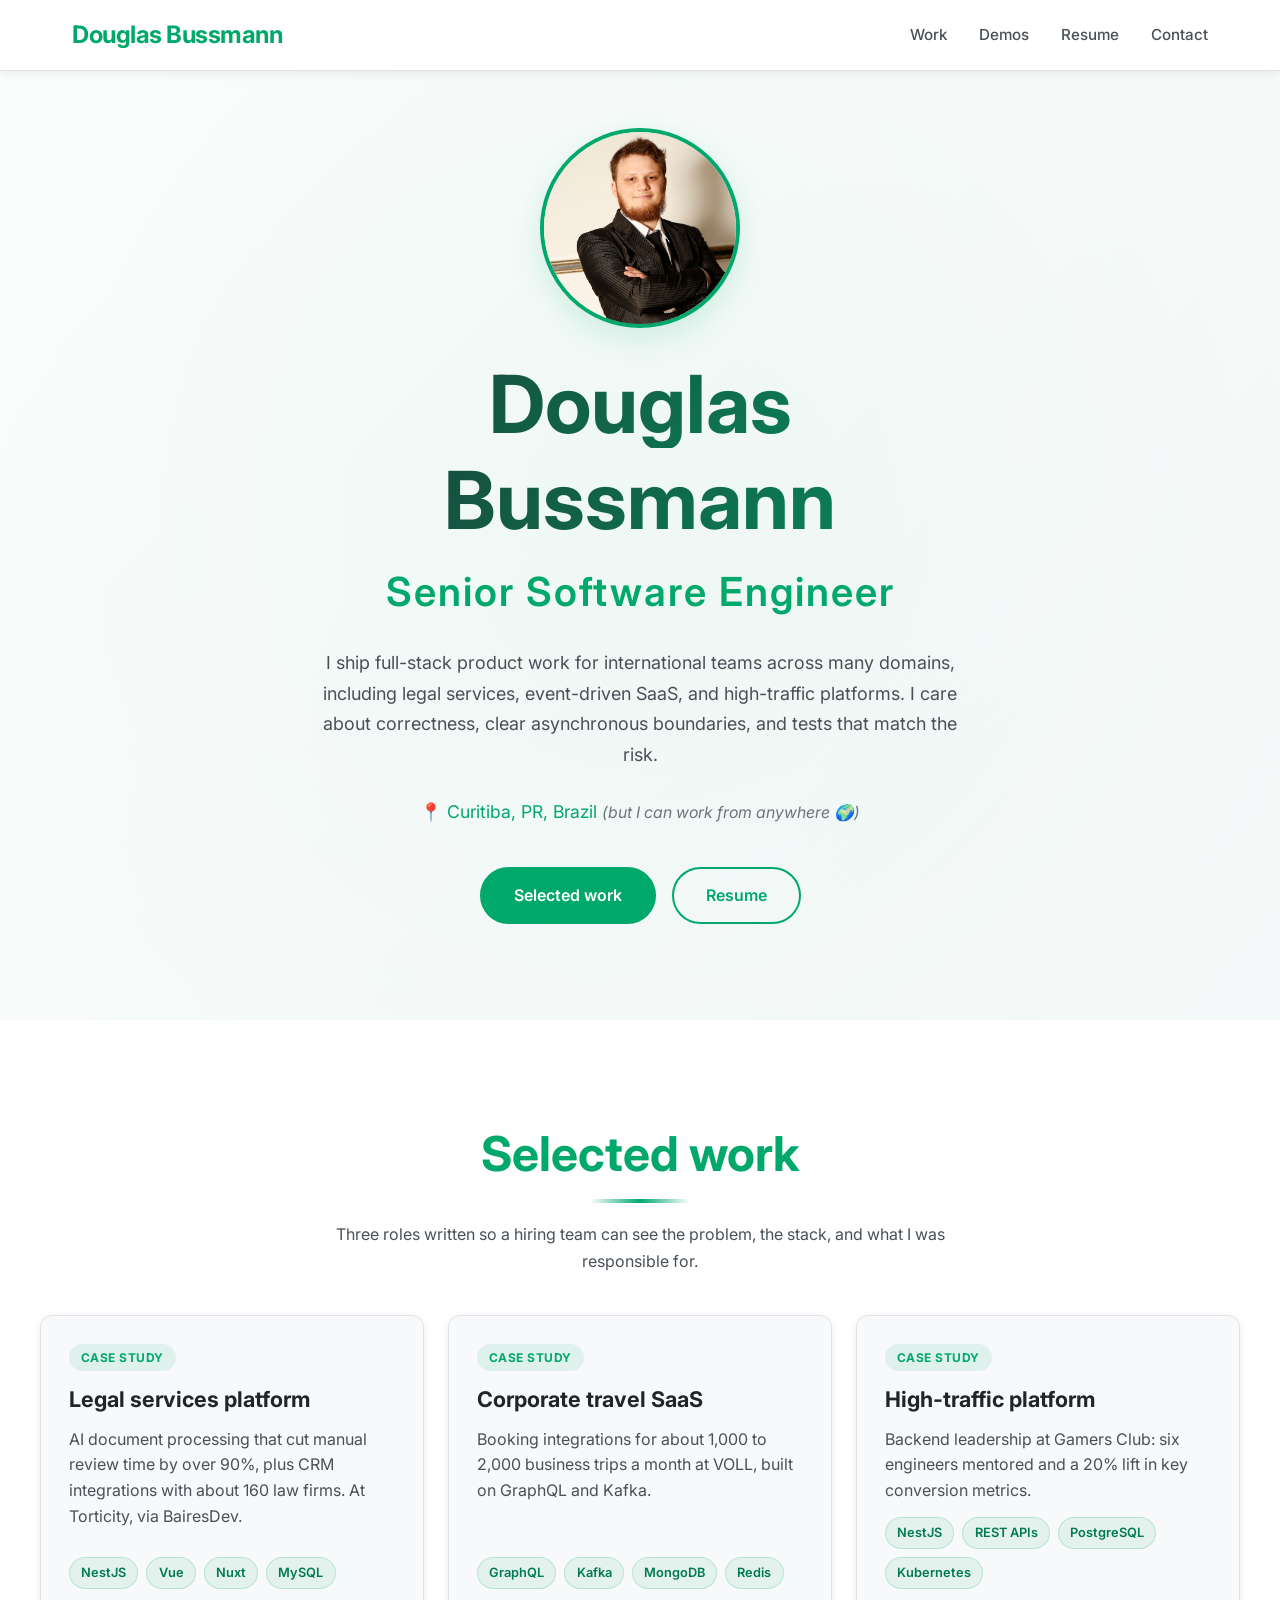
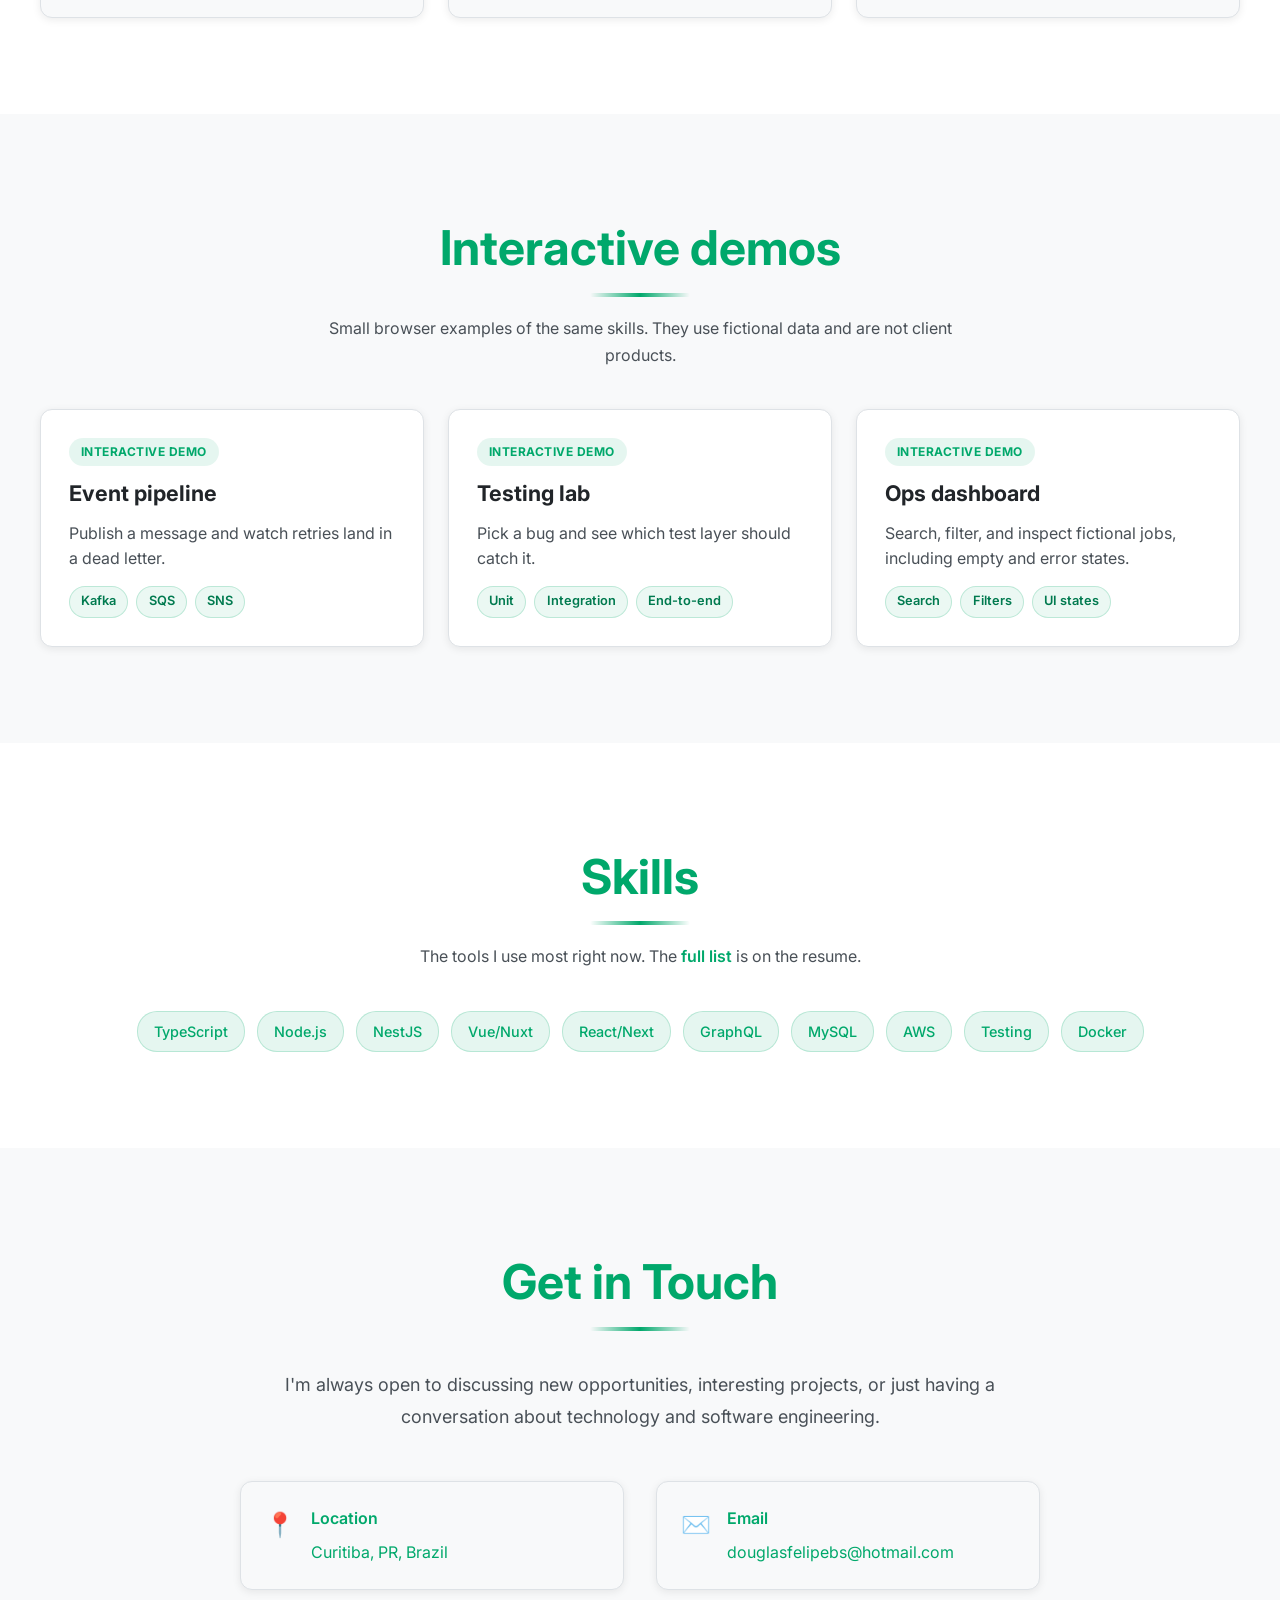
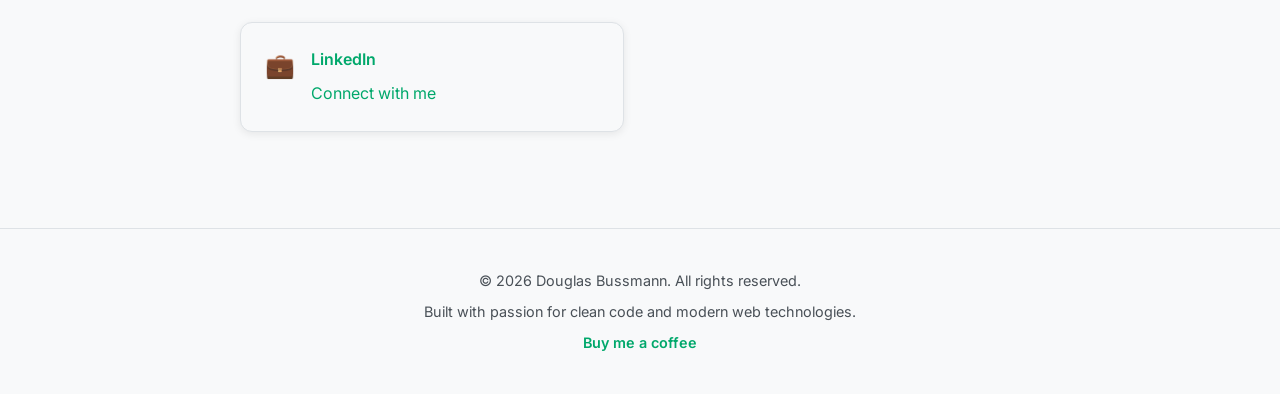
<file: index.html>
<!DOCTYPE html>
<html lang="en">
<head>
    <meta charset="UTF-8">
    <meta name="viewport" content="width=device-width, initial-scale=1.0">
    <meta name="description" content="Douglas Bussmann, Senior Software Engineer. Selected work, interactive demos, and a full resume.">
    <meta name="keywords" content="Software Engineer, Node.js, TypeScript, Full-stack Developer, Senior Engineer">
    <title>Douglas Bussmann | Senior Software Engineer</title>
    <link rel="stylesheet" href="styles/main.css">
    <link rel="preconnect" href="https://fonts.googleapis.com">
    <link rel="preconnect" href="https://fonts.gstatic.com" crossorigin>
    <link href="https://fonts.googleapis.com/css2?family=Inter:wght@300;400;500;600;700&display=swap" rel="stylesheet">
</head>
<body data-page="home">
    <nav class="navbar" id="navbar">
        <div class="nav-container">
            <div class="nav-logo">
                <a href="#hero">Douglas Bussmann</a>
            </div>
            <button class="nav-toggle" id="navToggle" aria-label="Toggle navigation">
                <span></span>
                <span></span>
                <span></span>
            </button>
            <ul class="nav-menu" id="navMenu">
                <li><a href="#work" class="nav-link" data-nav="work">Work</a></li>
                <li><a href="#demos" class="nav-link" data-nav="demos">Demos</a></li>
                <li><a href="resume.html" class="nav-link" data-nav="resume">Resume</a></li>
                <li><a href="#contact" class="nav-link" data-nav="contact">Contact</a></li>
            </ul>
        </div>
    </nav>

    <section id="hero" class="hero">
        <div class="hero-container">
            <div class="hero-content">
                <div class="hero-image-wrapper">
                    <img src="assets/profile.jpg" alt="Douglas Bussmann" class="hero-image" id="heroImage">
                    <div class="hero-image-placeholder" id="heroImagePlaceholder" style="display: none;">
                        <span class="placeholder-initials">DB</span>
                    </div>
                </div>
                <h1 class="hero-name">
                    <span class="name-first">Douglas</span>
                    <span class="name-last">Bussmann</span>
                </h1>
                <h2 class="hero-title">Senior Software Engineer</h2>
                <p class="hero-lead">I ship full-stack product work for international teams across many domains, including legal services, event-driven SaaS, and high-traffic platforms. I care about correctness, clear asynchronous boundaries, and tests that match the risk.</p>
                <div class="hero-details">
                    <p class="hero-location">📍 <a href="https://en.wikipedia.org/wiki/Curitiba" target="_blank" rel="noopener noreferrer" class="hero-link">Curitiba, PR, Brazil</a> <span class="hero-location-note">(but I can work from anywhere 🌍)</span></p>
                </div>
                <div class="hero-links">
                    <a href="#work" class="btn btn-primary">Selected work</a>
                    <a href="resume.html" class="btn btn-secondary">Resume</a>
                </div>
            </div>
        </div>
    </section>

    <section id="work" class="work section">
        <div class="container">
            <h2 class="section-title">Selected work</h2>
            <p class="section-lede">Three roles written so a hiring team can see the problem, the stack, and what I was responsible for.</p>
            <div class="work-grid fade-in">
                <a class="work-card" href="work/legal-operations.html">
                    <span class="work-card-kind">Case study</span>
                    <h3>Legal services platform</h3>
                    <p>AI document processing that cut manual review time by over 90%, plus CRM integrations with about 160 law firms. At Torticity, via BairesDev.</p>
                    <ul class="work-card-stack">
                        <li>NestJS</li>
                        <li>Vue</li>
                        <li>Nuxt</li>
                        <li>MySQL</li>
                    </ul>
                </a>
                <a class="work-card" href="work/event-driven-platform.html">
                    <span class="work-card-kind">Case study</span>
                    <h3>Corporate travel SaaS</h3>
                    <p>Booking integrations for about 1,000 to 2,000 business trips a month at VOLL, built on GraphQL and Kafka.</p>
                    <ul class="work-card-stack">
                        <li>GraphQL</li>
                        <li>Kafka</li>
                        <li>MongoDB</li>
                        <li>Redis</li>
                    </ul>
                </a>
                <a class="work-card" href="work/esports-product.html">
                    <span class="work-card-kind">Case study</span>
                    <h3>High-traffic platform</h3>
                    <p>Backend leadership at Gamers Club: six engineers mentored and a 20% lift in key conversion metrics.</p>
                    <ul class="work-card-stack">
                        <li>NestJS</li>
                        <li>REST APIs</li>
                        <li>PostgreSQL</li>
                        <li>Kubernetes</li>
                    </ul>
                </a>
            </div>
        </div>
    </section>

    <section id="demos" class="demos section">
        <div class="container">
            <h2 class="section-title">Interactive demos</h2>
            <p class="section-lede">Small browser examples of the same skills. They use fictional data and are not client products.</p>
            <div class="work-grid fade-in">
                <a class="work-card" href="demos/event-pipeline.html">
                    <span class="work-card-kind">Interactive demo</span>
                    <h3>Event pipeline</h3>
                    <p>Publish a message and watch retries land in a dead letter.</p>
                    <ul class="work-card-stack">
                        <li>Kafka</li>
                        <li>SQS</li>
                        <li>SNS</li>
                    </ul>
                </a>
                <a class="work-card" href="demos/testing-lab.html">
                    <span class="work-card-kind">Interactive demo</span>
                    <h3>Testing lab</h3>
                    <p>Pick a bug and see which test layer should catch it.</p>
                    <ul class="work-card-stack">
                        <li>Unit</li>
                        <li>Integration</li>
                        <li>End-to-end</li>
                    </ul>
                </a>
                <a class="work-card" href="demos/ops-dashboard.html">
                    <span class="work-card-kind">Interactive demo</span>
                    <h3>Ops dashboard</h3>
                    <p>Search, filter, and inspect fictional jobs, including empty and error states.</p>
                    <ul class="work-card-stack">
                        <li>Search</li>
                        <li>Filters</li>
                        <li>UI states</li>
                    </ul>
                </a>
            </div>
        </div>
    </section>

    <section id="skills" class="skills section">
        <div class="container">
            <h2 class="section-title">Skills</h2>
            <p class="section-lede">The tools I use most right now. The <a href="resume.html#skills">full list</a> is on the resume.</p>
            <div class="skill-tags skill-tags-center fade-in">
                <span class="skill-tag">TypeScript</span>
                <span class="skill-tag">Node.js</span>
                <span class="skill-tag">NestJS</span>
                <span class="skill-tag">Vue/Nuxt</span>
                <span class="skill-tag">React/Next</span>
                <span class="skill-tag">GraphQL</span>
                <span class="skill-tag">MySQL</span>
                <span class="skill-tag">AWS</span>
                <span class="skill-tag">Testing</span>
                <span class="skill-tag">Docker</span>
            </div>
        </div>
    </section>

    <section id="contact" class="contact contact-band section">
        <div class="container">
            <h2 class="section-title">Get in Touch</h2>
            <div class="contact-content fade-in">
                <p class="contact-text">
                    I'm always open to discussing new opportunities, interesting projects, or just having a conversation
                    about technology and software engineering.
                </p>
                <div class="contact-info">
                    <div class="contact-item">
                        <span class="contact-icon">📍</span>
                        <div>
                            <strong>Location</strong>
                            <p><a href="https://en.wikipedia.org/wiki/Curitiba" target="_blank" rel="noopener noreferrer">Curitiba, PR, Brazil</a></p>
                        </div>
                    </div>
                    <div class="contact-item">
                        <span class="contact-icon">✉️</span>
                        <div>
                            <strong>Email</strong>
                            <p><a href="mailto:douglasfelipebs@hotmail.com">douglasfelipebs@hotmail.com</a></p>
                        </div>
                    </div>
                    <div class="contact-item">
                        <span class="contact-icon">💼</span>
                        <div>
                            <strong>LinkedIn</strong>
                            <p><a href="https://www.linkedin.com/in/douglasfelipebs" target="_blank" rel="noopener noreferrer">Connect with me</a></p>
                        </div>
                    </div>
                </div>
            </div>
        </div>
    </section>

    <footer class="footer">
        <div class="container">
            <p>&copy; 2026 Douglas Bussmann. All rights reserved.</p>
            <p class="footer-note">Built with passion for clean code and modern web technologies.</p>
            <p><a class="footer-link" href="https://ko-fi.com/douglasbussmann" target="_blank" rel="noopener noreferrer">Buy me a coffee</a></p>
        </div>
    </footer>

    <script src="scripts/main.js"></script>
</body>
</html>
</file>
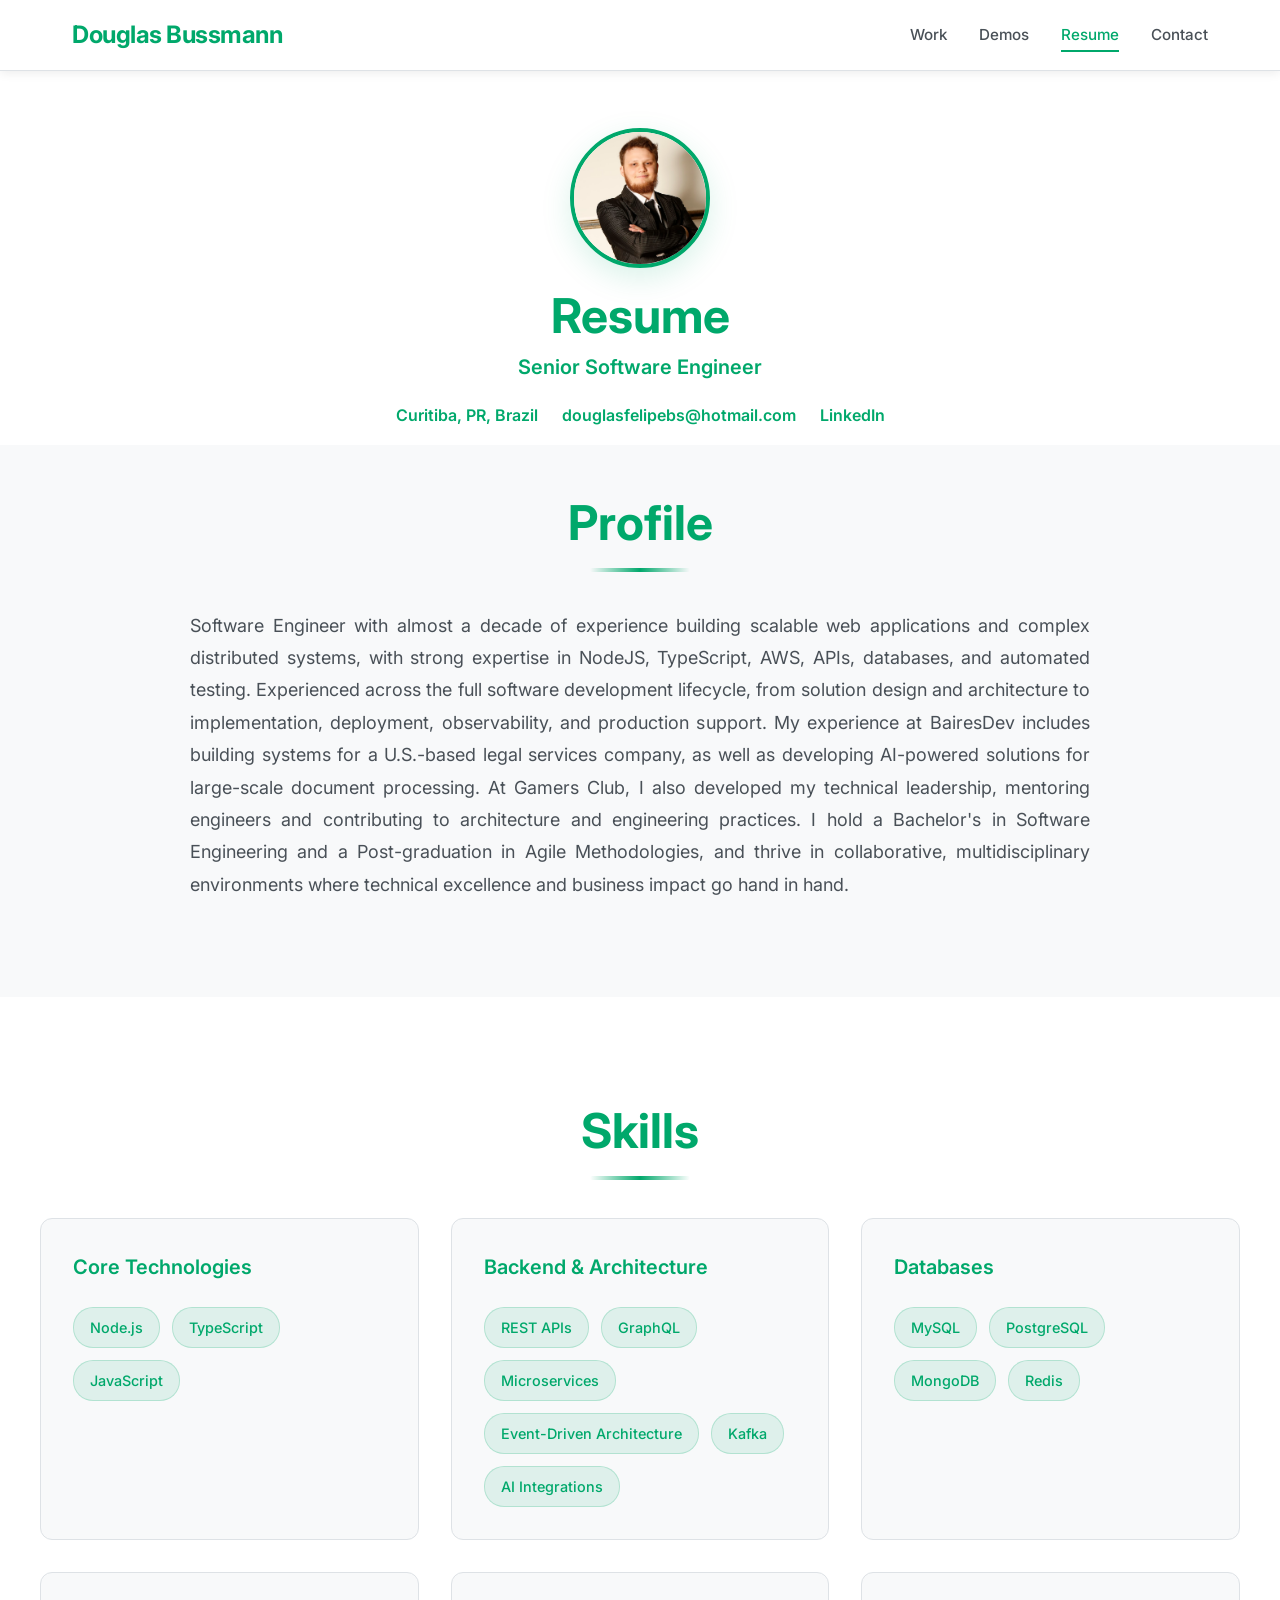
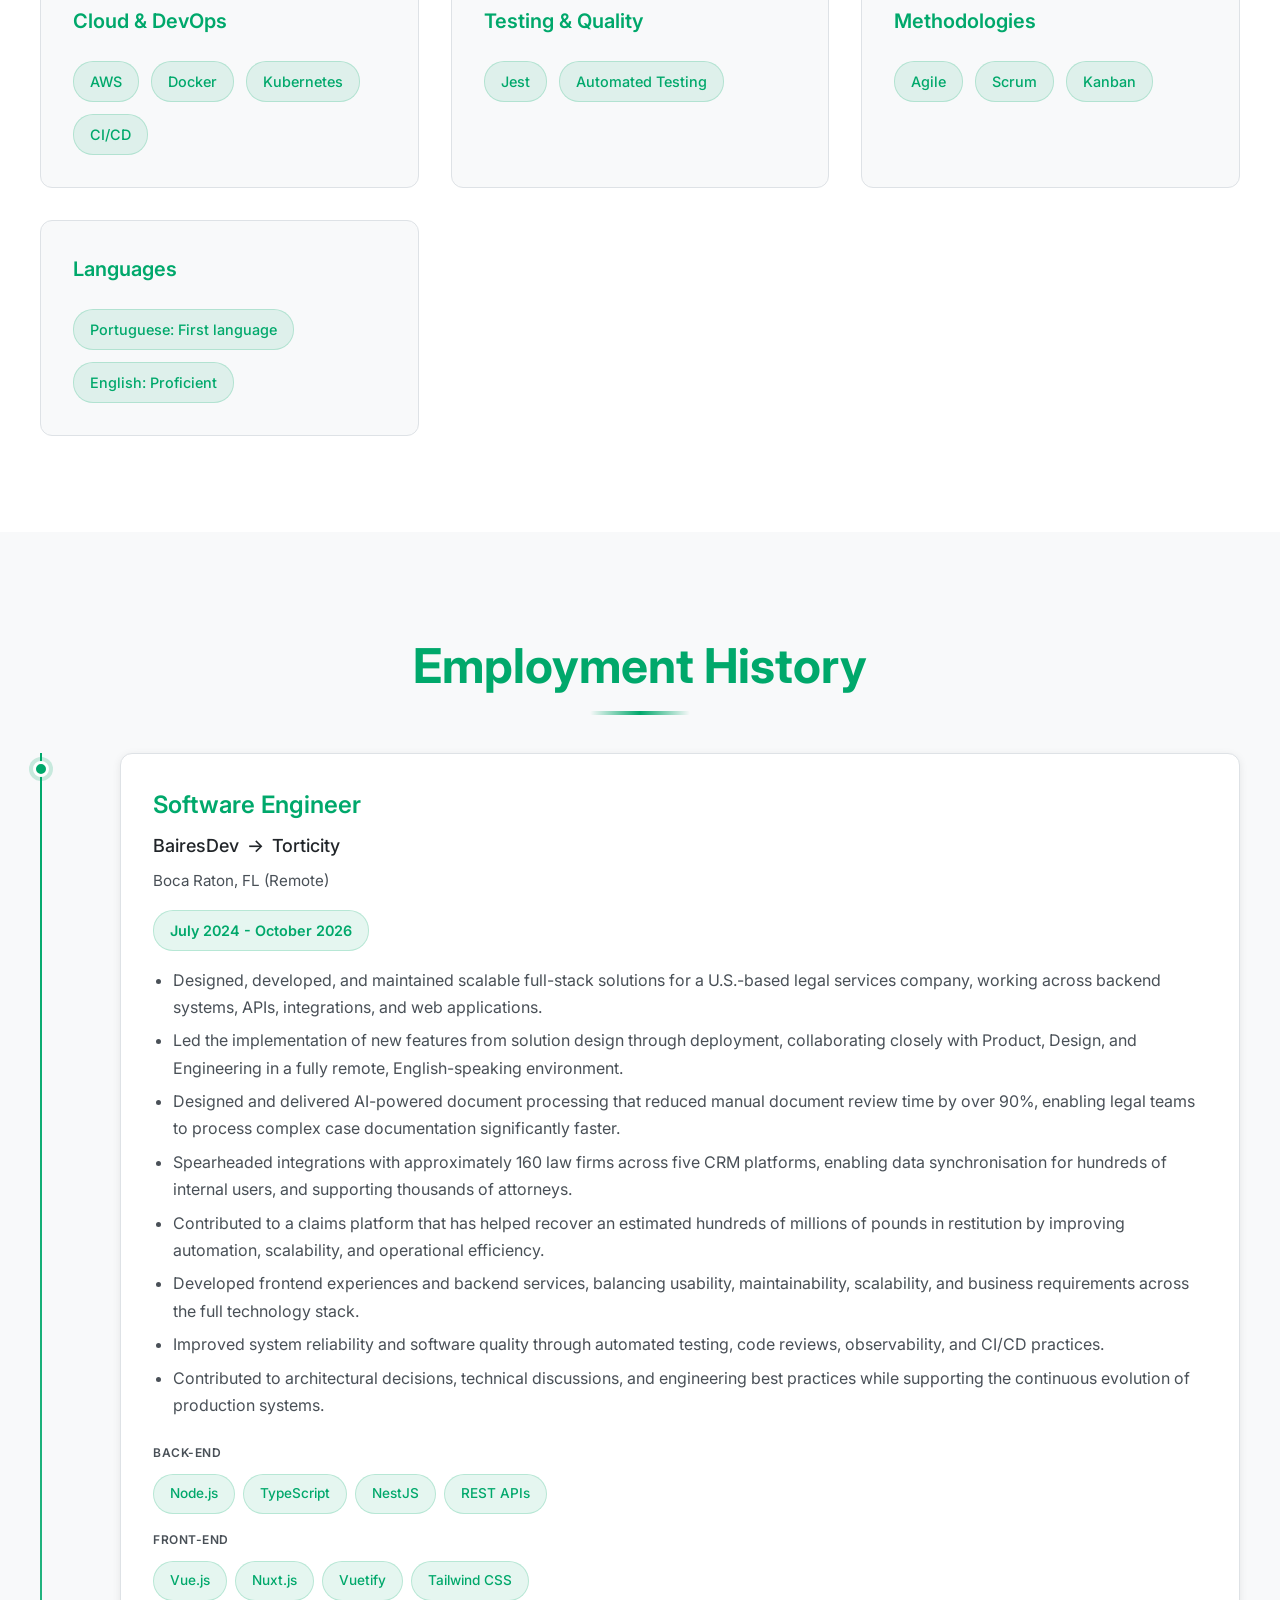
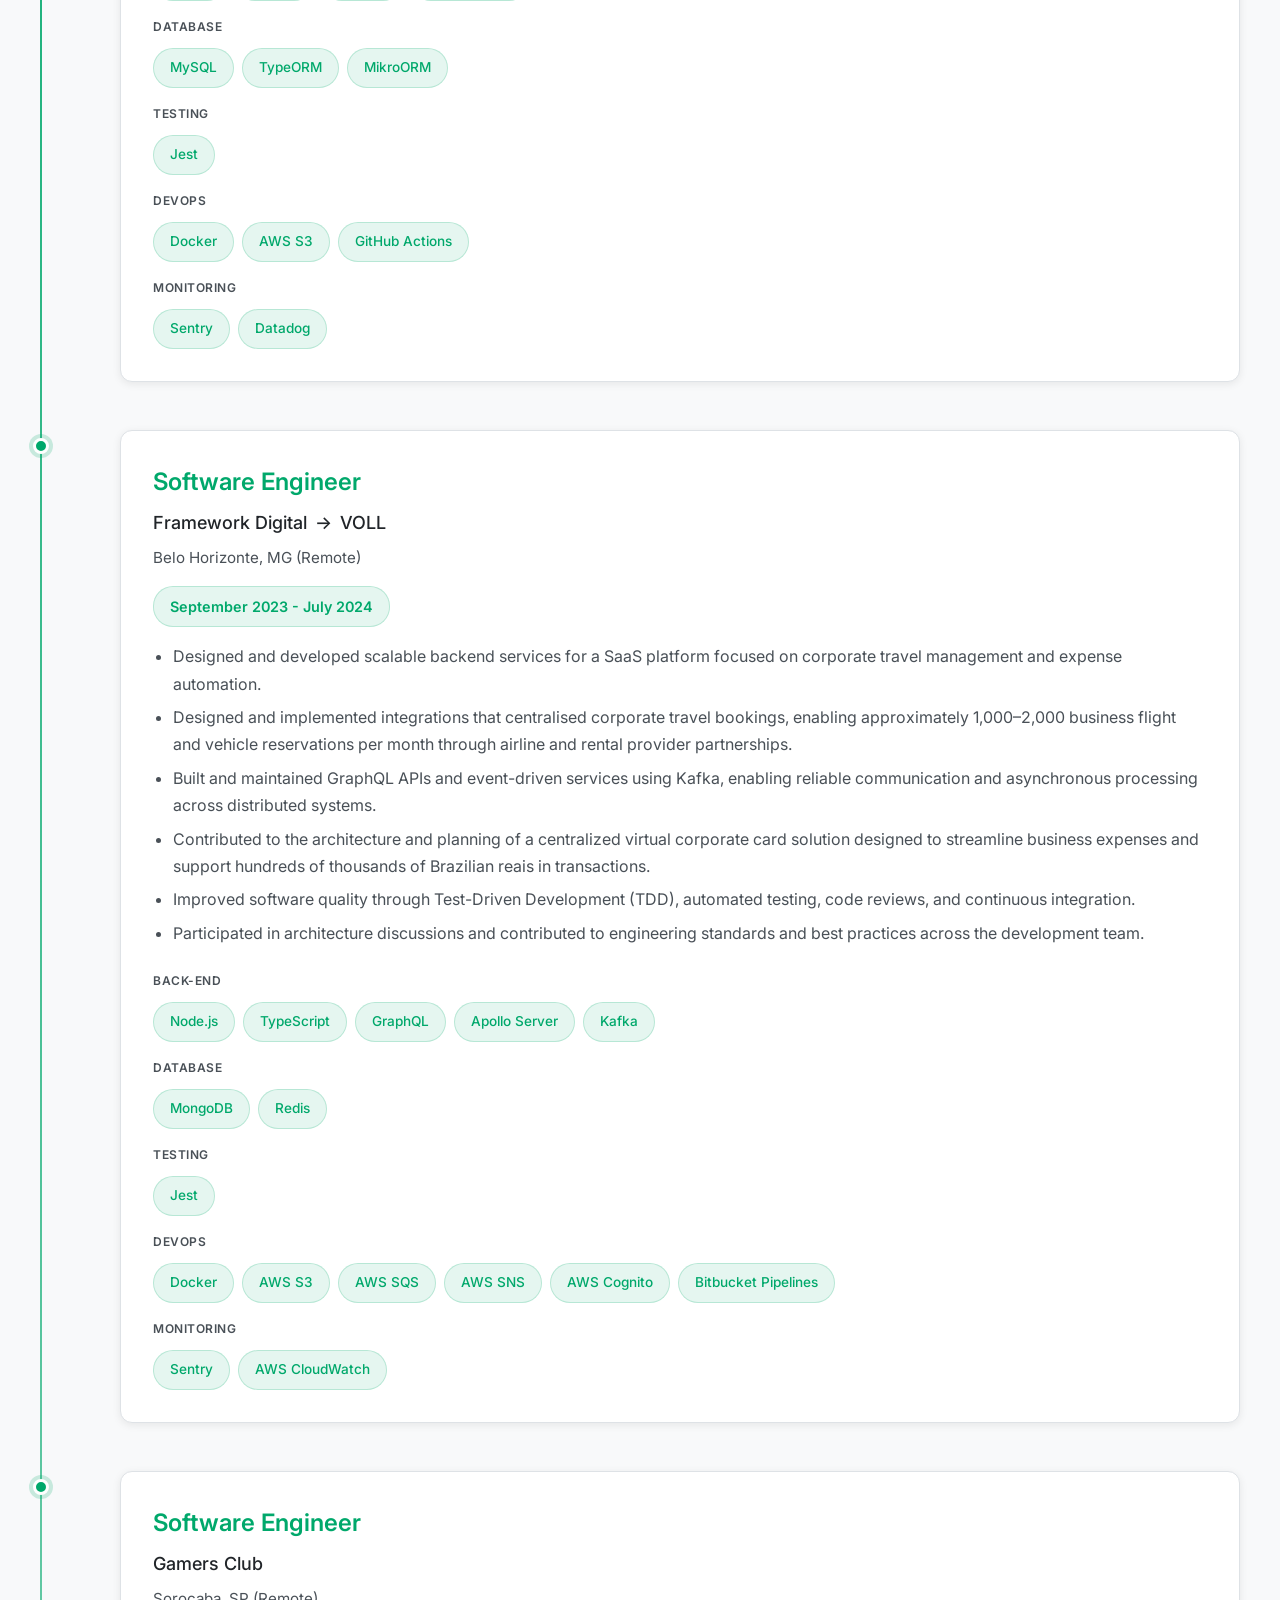
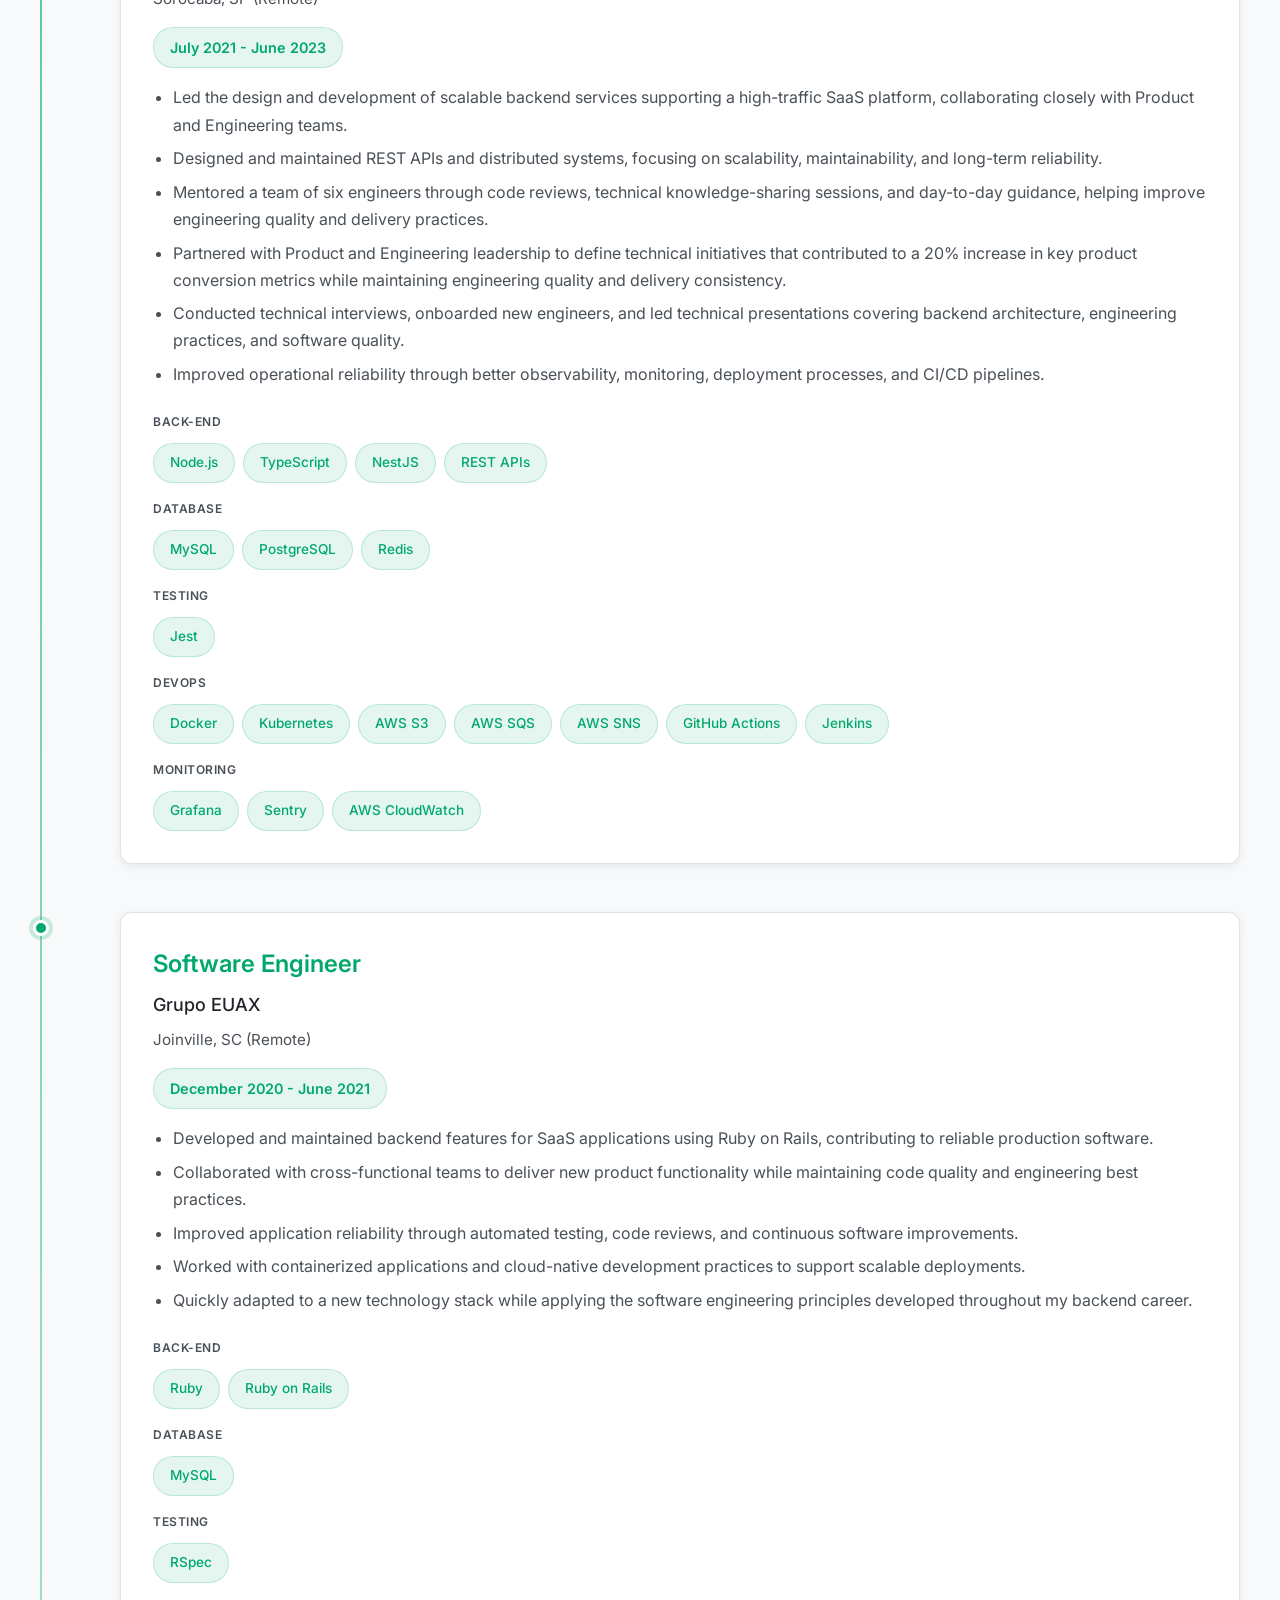
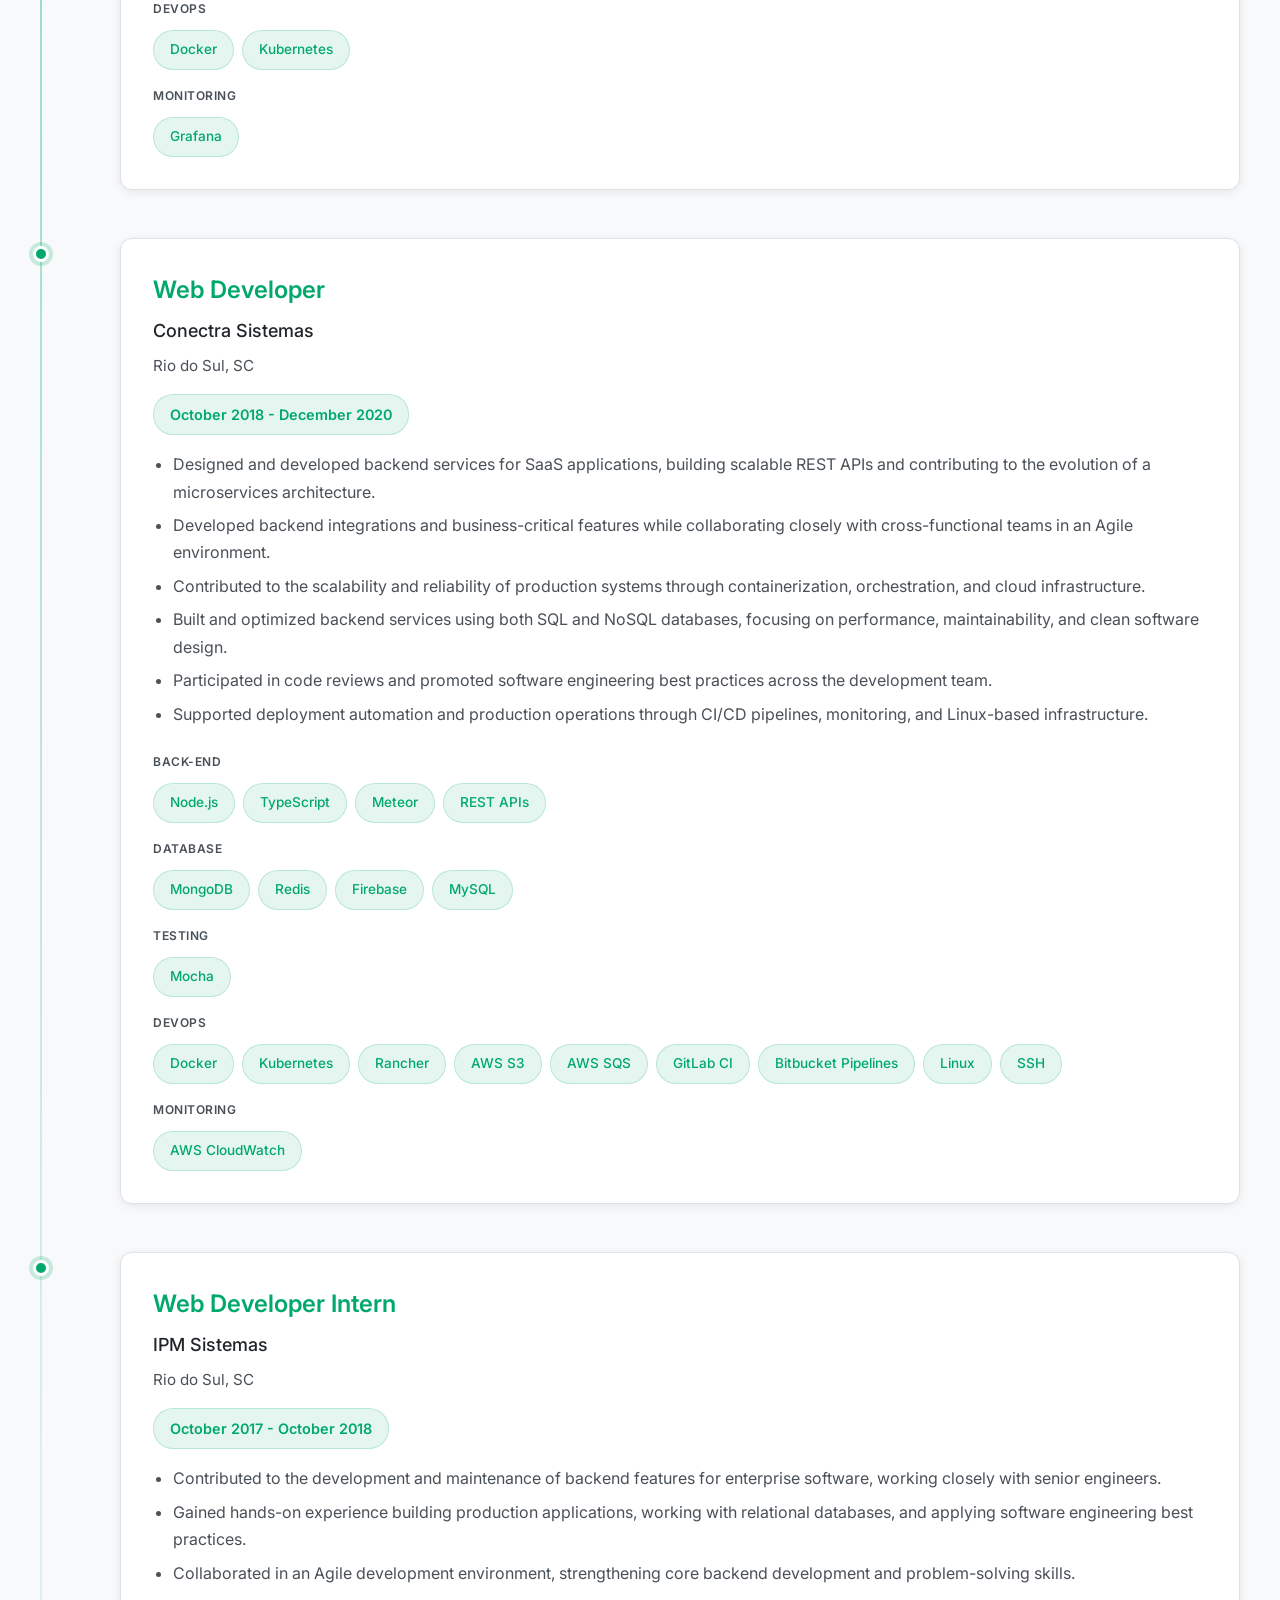
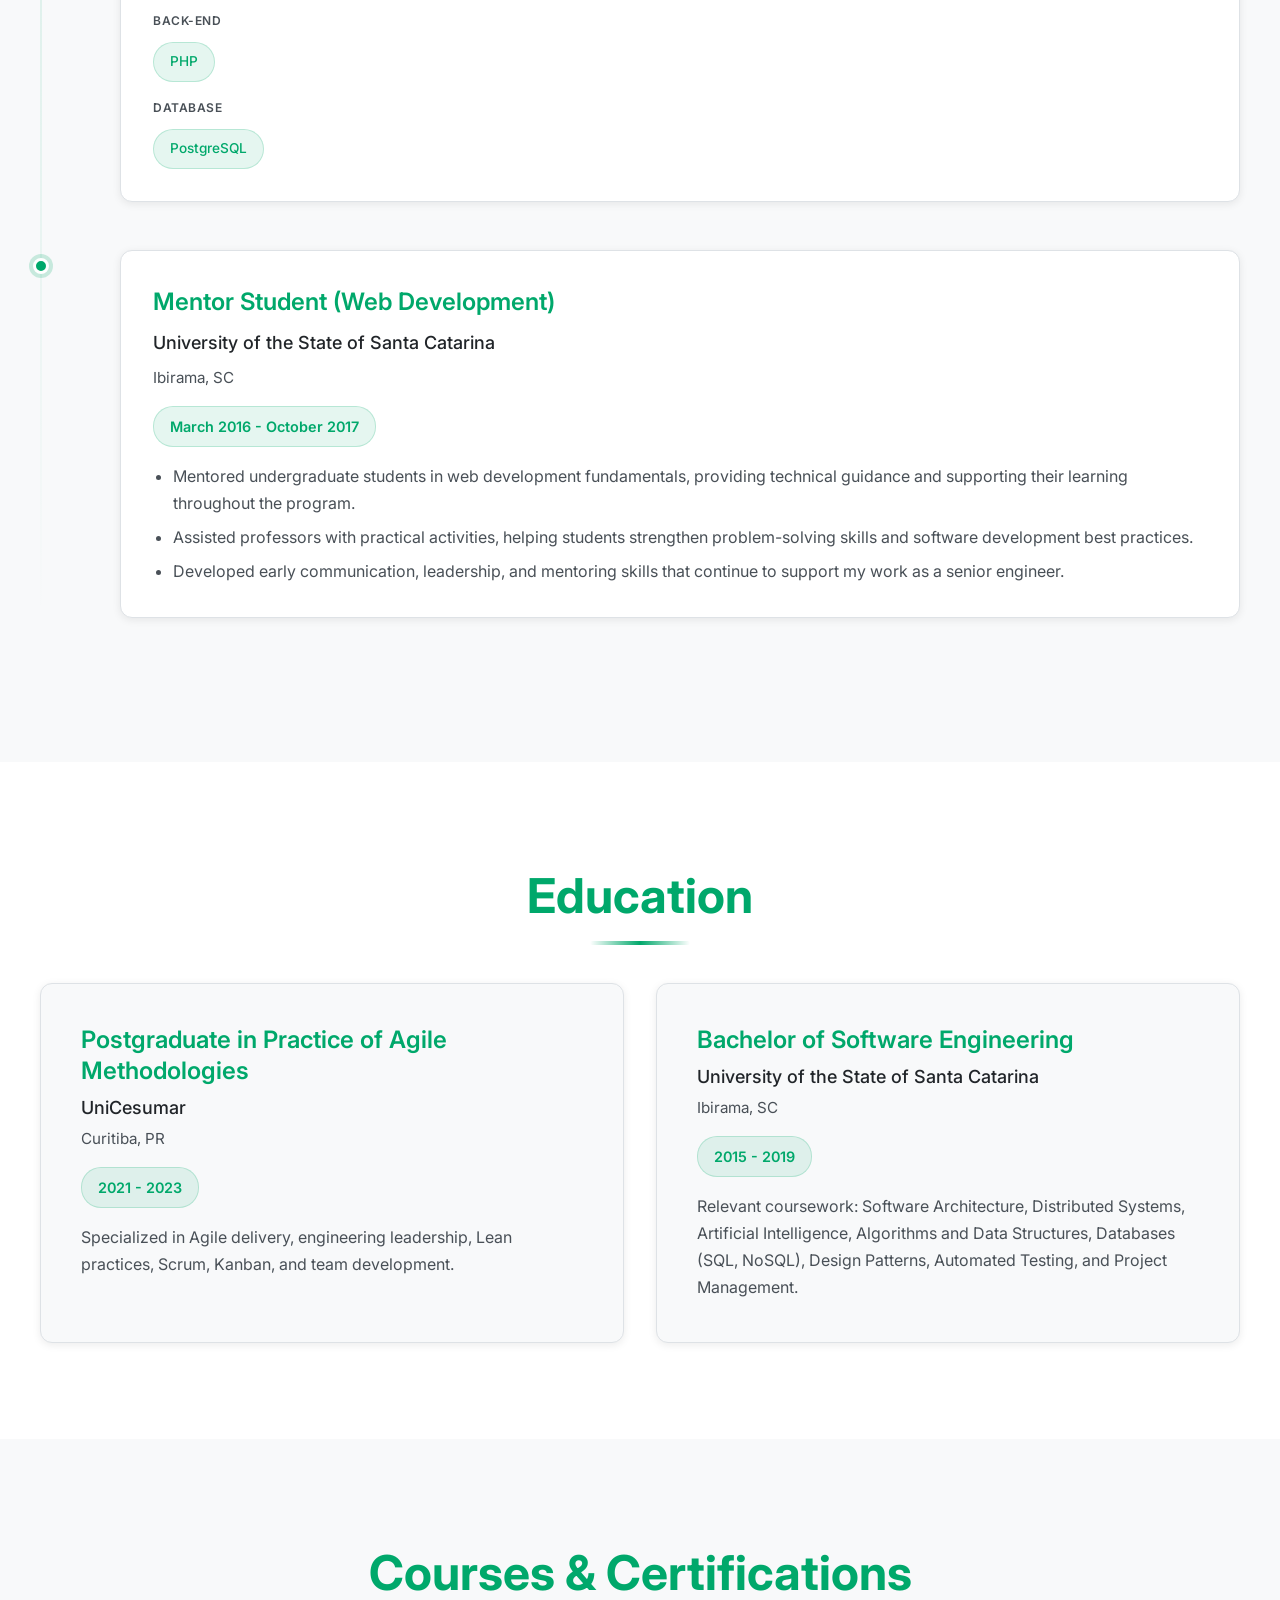
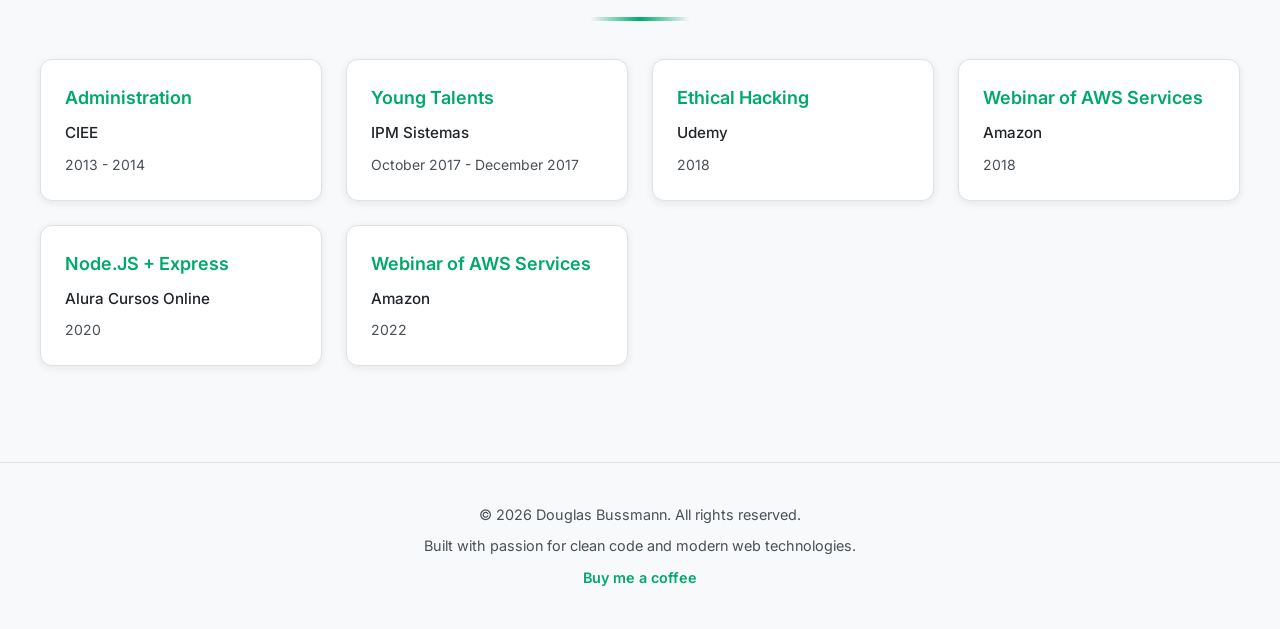
<file: resume.html>
<!DOCTYPE html>
<html lang="en">
<head>
    <meta charset="UTF-8">
    <meta name="viewport" content="width=device-width, initial-scale=1.0">
    <meta name="description" content="Resume of Douglas Bussmann, Senior Software Engineer. Experience, skills, education, and courses.">
    <title>Resume | Douglas Bussmann</title>
    <link rel="stylesheet" href="styles/main.css">
    <link rel="preconnect" href="https://fonts.googleapis.com">
    <link rel="preconnect" href="https://fonts.gstatic.com" crossorigin>
    <link href="https://fonts.googleapis.com/css2?family=Inter:wght@300;400;500;600;700&display=swap" rel="stylesheet">
</head>
<body data-page="resume">
    <nav class="navbar" id="navbar">
        <div class="nav-container">
            <div class="nav-logo">
                <a href="index.html">Douglas Bussmann</a>
            </div>
            <button class="nav-toggle" id="navToggle" aria-label="Toggle navigation">
                <span></span>
                <span></span>
                <span></span>
            </button>
            <ul class="nav-menu" id="navMenu">
                <li><a href="index.html#work" class="nav-link" data-nav="work">Work</a></li>
                <li><a href="index.html#demos" class="nav-link" data-nav="demos">Demos</a></li>
                <li><a href="resume.html" class="nav-link" data-nav="resume">Resume</a></li>
                <li><a href="index.html#contact" class="nav-link" data-nav="contact">Contact</a></li>
            </ul>
        </div>
    </nav>

    <header class="page-hero">
        <div class="container">
            <div class="hero-image-wrapper page-hero-photo">
                <img src="assets/profile.jpg" alt="Douglas Bussmann" class="hero-image" id="heroImage">
                <div class="hero-image-placeholder" id="heroImagePlaceholder" style="display: none;">
                    <span class="placeholder-initials">DB</span>
                </div>
            </div>
            <h1>Resume</h1>
            <p class="hero-title">Senior Software Engineer</p>
            <ul class="resume-contact">
                <li><a href="https://en.wikipedia.org/wiki/Curitiba" target="_blank" rel="noopener noreferrer">Curitiba, PR, Brazil</a></li>
                <li><a href="mailto:douglasfelipebs@hotmail.com">douglasfelipebs@hotmail.com</a></li>
                <li><a href="https://www.linkedin.com/in/douglasfelipebs" target="_blank" rel="noopener noreferrer">LinkedIn</a></li>
            </ul>
        </div>
    </header>

    <section id="profile" class="about section">
        <div class="container">
            <h2 class="section-title">Profile</h2>
            <div class="about-content fade-in">
                <p class="about-text">
                    Software Engineer with almost a decade of experience building scalable web applications and complex distributed systems,
                    with strong expertise in NodeJS, TypeScript, AWS, APIs, databases, and automated testing. Experienced across the full
                    software development lifecycle, from solution design and architecture to implementation, deployment, observability, and
                    production support. My experience at BairesDev includes building systems for a U.S.-based legal services company, as well
                    as developing AI-powered solutions for large-scale document processing. At Gamers Club, I also developed my technical
                    leadership, mentoring engineers and contributing to architecture and engineering practices. I hold a Bachelor's in Software
                    Engineering and a Post-graduation in Agile Methodologies, and thrive in collaborative, multidisciplinary environments where
                    technical excellence and business impact go hand in hand.
                </p>
            </div>
        </div>
    </section>

    <section id="skills" class="skills section">
        <div class="container">
            <h2 class="section-title">Skills</h2>
            <div class="skills-grid fade-in">
                <div class="skill-category">
                    <h3 class="skill-category-title">Core Technologies</h3>
                    <div class="skill-tags">
                        <span class="skill-tag">Node.js</span>
                        <span class="skill-tag">TypeScript</span>
                        <span class="skill-tag">JavaScript</span>
                    </div>
                </div>
                <div class="skill-category">
                    <h3 class="skill-category-title">Backend & Architecture</h3>
                    <div class="skill-tags">
                        <span class="skill-tag">REST APIs</span>
                        <span class="skill-tag">GraphQL</span>
                        <span class="skill-tag">Microservices</span>
                        <span class="skill-tag">Event-Driven Architecture</span>
                        <span class="skill-tag">Kafka</span>
                        <span class="skill-tag">AI Integrations</span>
                    </div>
                </div>
                <div class="skill-category">
                    <h3 class="skill-category-title">Databases</h3>
                    <div class="skill-tags">
                        <span class="skill-tag">MySQL</span>
                        <span class="skill-tag">PostgreSQL</span>
                        <span class="skill-tag">MongoDB</span>
                        <span class="skill-tag">Redis</span>
                    </div>
                </div>
                <div class="skill-category">
                    <h3 class="skill-category-title">Cloud & DevOps</h3>
                    <div class="skill-tags">
                        <span class="skill-tag">AWS</span>
                        <span class="skill-tag">Docker</span>
                        <span class="skill-tag">Kubernetes</span>
                        <span class="skill-tag">CI/CD</span>
                    </div>
                </div>
                <div class="skill-category">
                    <h3 class="skill-category-title">Testing & Quality</h3>
                    <div class="skill-tags">
                        <span class="skill-tag">Jest</span>
                        <span class="skill-tag">Automated Testing</span>
                    </div>
                </div>
                <div class="skill-category">
                    <h3 class="skill-category-title">Methodologies</h3>
                    <div class="skill-tags">
                        <span class="skill-tag">Agile</span>
                        <span class="skill-tag">Scrum</span>
                        <span class="skill-tag">Kanban</span>
                    </div>
                </div>
                <div class="skill-category">
                    <h3 class="skill-category-title">Languages</h3>
                    <div class="skill-tags">
                        <span class="skill-tag">Portuguese: First language</span>
                        <span class="skill-tag">English: Proficient</span>
                    </div>
                </div>
            </div>
        </div>
    </section>

    <section id="experience" class="experience section">
        <div class="container">
            <h2 class="section-title">Employment History</h2>
            <div class="timeline">
                <div class="timeline-item fade-in">
                    <div class="timeline-marker"></div>
                    <div class="timeline-content">
                        <div class="timeline-header">
                            <h3 class="timeline-title">Software Engineer</h3>
                            <span class="timeline-company"><a href="https://www.bairesdev.com/" target="_blank" rel="noopener noreferrer" class="timeline-company-link">BairesDev</a><span class="timeline-contractor"><a href="https://www.torticity.com/" target="_blank" rel="noopener noreferrer" class="timeline-company-link">Torticity</a></span></span>
                            <span class="timeline-location">Boca Raton, FL (Remote)</span>
                        </div>
                        <span class="timeline-date">July 2024 - October 2026</span>
                        <ul class="timeline-highlights">
                            <li>Designed, developed, and maintained scalable full-stack solutions for a U.S.-based legal services company, working across backend systems, APIs, integrations, and web applications.</li>
                            <li>Led the implementation of new features from solution design through deployment, collaborating closely with Product, Design, and Engineering in a fully remote, English-speaking environment.</li>
                            <li>Designed and delivered AI-powered document processing that reduced manual document review time by over 90%, enabling legal teams to process complex case documentation significantly faster.</li>
                            <li>Spearheaded integrations with approximately 160 law firms across five CRM platforms, enabling data synchronisation for hundreds of internal users, and supporting thousands of attorneys.</li>
                            <li>Contributed to a claims platform that has helped recover an estimated hundreds of millions of pounds in restitution by improving automation, scalability, and operational efficiency.</li>
                            <li>Developed frontend experiences and backend services, balancing usability, maintainability, scalability, and business requirements across the full technology stack.</li>
                            <li>Improved system reliability and software quality through automated testing, code reviews, observability, and CI/CD practices.</li>
                            <li>Contributed to architectural decisions, technical discussions, and engineering best practices while supporting the continuous evolution of production systems.</li>
                        </ul>
                        <div class="timeline-skills">
                            <div class="timeline-skill-group">
                                <span class="timeline-skill-category">Back-end</span>
                                <div class="timeline-skill-chips">
                                    <span class="timeline-skill-chip">Node.js</span>
                                    <span class="timeline-skill-chip">TypeScript</span>
                                    <span class="timeline-skill-chip">NestJS</span>
                                    <span class="timeline-skill-chip">REST APIs</span>
                                </div>
                            </div>
                            <div class="timeline-skill-group">
                                <span class="timeline-skill-category">Front-end</span>
                                <div class="timeline-skill-chips">
                                    <span class="timeline-skill-chip">Vue.js</span>
                                    <span class="timeline-skill-chip">Nuxt.js</span>
                                    <span class="timeline-skill-chip">Vuetify</span>
                                    <span class="timeline-skill-chip">Tailwind CSS</span>
                                </div>
                            </div>
                            <div class="timeline-skill-group">
                                <span class="timeline-skill-category">Database</span>
                                <div class="timeline-skill-chips">
                                    <span class="timeline-skill-chip">MySQL</span>
                                    <span class="timeline-skill-chip">TypeORM</span>
                                    <span class="timeline-skill-chip">MikroORM</span>
                                </div>
                            </div>
                            <div class="timeline-skill-group">
                                <span class="timeline-skill-category">Testing</span>
                                <div class="timeline-skill-chips">
                                    <span class="timeline-skill-chip">Jest</span>
                                </div>
                            </div>
                            <div class="timeline-skill-group">
                                <span class="timeline-skill-category">DevOps</span>
                                <div class="timeline-skill-chips">
                                    <span class="timeline-skill-chip">Docker</span>
                                    <span class="timeline-skill-chip">AWS S3</span>
                                    <span class="timeline-skill-chip">GitHub Actions</span>
                                </div>
                            </div>
                            <div class="timeline-skill-group">
                                <span class="timeline-skill-category">Monitoring</span>
                                <div class="timeline-skill-chips">
                                    <span class="timeline-skill-chip">Sentry</span>
                                    <span class="timeline-skill-chip">Datadog</span>
                                </div>
                            </div>
                        </div>
                    </div>
                </div>

                <div class="timeline-item fade-in">
                    <div class="timeline-marker"></div>
                    <div class="timeline-content">
                        <div class="timeline-header">
                            <h3 class="timeline-title">Software Engineer</h3>
                            <span class="timeline-company"><a href="https://www.frameworkdigital.com.br/" target="_blank" rel="noopener noreferrer" class="timeline-company-link">Framework Digital</a><span class="timeline-contractor"><a href="https://www.govoll.com/" target="_blank" rel="noopener noreferrer" class="timeline-company-link">VOLL</a></span></span>
                            <span class="timeline-location">Belo Horizonte, MG (Remote)</span>
                        </div>
                        <span class="timeline-date">September 2023 - July 2024</span>
                        <ul class="timeline-highlights">
                            <li>Designed and developed scalable backend services for a SaaS platform focused on corporate travel management and expense automation.</li>
                            <li>Designed and implemented integrations that centralised corporate travel bookings, enabling approximately 1,000–2,000 business flight and vehicle reservations per month through airline and rental provider partnerships.</li>
                            <li>Built and maintained GraphQL APIs and event-driven services using Kafka, enabling reliable communication and asynchronous processing across distributed systems.</li>
                            <li>Contributed to the architecture and planning of a centralized virtual corporate card solution designed to streamline business expenses and support hundreds of thousands of Brazilian reais in transactions.</li>
                            <li>Improved software quality through Test-Driven Development (TDD), automated testing, code reviews, and continuous integration.</li>
                            <li>Participated in architecture discussions and contributed to engineering standards and best practices across the development team.</li>
                        </ul>
                        <div class="timeline-skills">
                            <div class="timeline-skill-group">
                                <span class="timeline-skill-category">Back-end</span>
                                <div class="timeline-skill-chips">
                                    <span class="timeline-skill-chip">Node.js</span>
                                    <span class="timeline-skill-chip">TypeScript</span>
                                    <span class="timeline-skill-chip">GraphQL</span>
                                    <span class="timeline-skill-chip">Apollo Server</span>
                                    <span class="timeline-skill-chip">Kafka</span>
                                </div>
                            </div>
                            <div class="timeline-skill-group">
                                <span class="timeline-skill-category">Database</span>
                                <div class="timeline-skill-chips">
                                    <span class="timeline-skill-chip">MongoDB</span>
                                    <span class="timeline-skill-chip">Redis</span>
                                </div>
                            </div>
                            <div class="timeline-skill-group">
                                <span class="timeline-skill-category">Testing</span>
                                <div class="timeline-skill-chips">
                                    <span class="timeline-skill-chip">Jest</span>
                                </div>
                            </div>
                            <div class="timeline-skill-group">
                                <span class="timeline-skill-category">DevOps</span>
                                <div class="timeline-skill-chips">
                                    <span class="timeline-skill-chip">Docker</span>
                                    <span class="timeline-skill-chip">AWS S3</span>
                                    <span class="timeline-skill-chip">AWS SQS</span>
                                    <span class="timeline-skill-chip">AWS SNS</span>
                                    <span class="timeline-skill-chip">AWS Cognito</span>
                                    <span class="timeline-skill-chip">Bitbucket Pipelines</span>
                                </div>
                            </div>
                            <div class="timeline-skill-group">
                                <span class="timeline-skill-category">Monitoring</span>
                                <div class="timeline-skill-chips">
                                    <span class="timeline-skill-chip">Sentry</span>
                                    <span class="timeline-skill-chip">AWS CloudWatch</span>
                                </div>
                            </div>
                        </div>
                    </div>
                </div>

                <div class="timeline-item fade-in">
                    <div class="timeline-marker"></div>
                    <div class="timeline-content">
                        <div class="timeline-header">
                            <h3 class="timeline-title">Software Engineer</h3>
                            <span class="timeline-company"><a href="https://gamersclub.gg/" target="_blank" rel="noopener noreferrer" class="timeline-company-link">Gamers Club</a></span>
                            <span class="timeline-location">Sorocaba, SP (Remote)</span>
                        </div>
                        <span class="timeline-date">July 2021 - June 2023</span>
                        <ul class="timeline-highlights">
                            <li>Led the design and development of scalable backend services supporting a high-traffic SaaS platform, collaborating closely with Product and Engineering teams.</li>
                            <li>Designed and maintained REST APIs and distributed systems, focusing on scalability, maintainability, and long-term reliability.</li>
                            <li>Mentored a team of six engineers through code reviews, technical knowledge-sharing sessions, and day-to-day guidance, helping improve engineering quality and delivery practices.</li>
                            <li>Partnered with Product and Engineering leadership to define technical initiatives that contributed to a 20% increase in key product conversion metrics while maintaining engineering quality and delivery consistency.</li>
                            <li>Conducted technical interviews, onboarded new engineers, and led technical presentations covering backend architecture, engineering practices, and software quality.</li>
                            <li>Improved operational reliability through better observability, monitoring, deployment processes, and CI/CD pipelines.</li>
                        </ul>
                        <div class="timeline-skills">
                            <div class="timeline-skill-group">
                                <span class="timeline-skill-category">Back-end</span>
                                <div class="timeline-skill-chips">
                                    <span class="timeline-skill-chip">Node.js</span>
                                    <span class="timeline-skill-chip">TypeScript</span>
                                    <span class="timeline-skill-chip">NestJS</span>
                                    <span class="timeline-skill-chip">REST APIs</span>
                                </div>
                            </div>
                            <div class="timeline-skill-group">
                                <span class="timeline-skill-category">Database</span>
                                <div class="timeline-skill-chips">
                                    <span class="timeline-skill-chip">MySQL</span>
                                    <span class="timeline-skill-chip">PostgreSQL</span>
                                    <span class="timeline-skill-chip">Redis</span>
                                </div>
                            </div>
                            <div class="timeline-skill-group">
                                <span class="timeline-skill-category">Testing</span>
                                <div class="timeline-skill-chips">
                                    <span class="timeline-skill-chip">Jest</span>
                                </div>
                            </div>
                            <div class="timeline-skill-group">
                                <span class="timeline-skill-category">DevOps</span>
                                <div class="timeline-skill-chips">
                                    <span class="timeline-skill-chip">Docker</span>
                                    <span class="timeline-skill-chip">Kubernetes</span>
                                    <span class="timeline-skill-chip">AWS S3</span>
                                    <span class="timeline-skill-chip">AWS SQS</span>
                                    <span class="timeline-skill-chip">AWS SNS</span>
                                    <span class="timeline-skill-chip">GitHub Actions</span>
                                    <span class="timeline-skill-chip">Jenkins</span>
                                </div>
                            </div>
                            <div class="timeline-skill-group">
                                <span class="timeline-skill-category">Monitoring</span>
                                <div class="timeline-skill-chips">
                                    <span class="timeline-skill-chip">Grafana</span>
                                    <span class="timeline-skill-chip">Sentry</span>
                                    <span class="timeline-skill-chip">AWS CloudWatch</span>
                                </div>
                            </div>
                        </div>
                    </div>
                </div>

                <div class="timeline-item fade-in">
                    <div class="timeline-marker"></div>
                    <div class="timeline-content">
                        <div class="timeline-header">
                            <h3 class="timeline-title">Software Engineer</h3>
                            <span class="timeline-company"><a href="https://www.euax.com.br/" target="_blank" rel="noopener noreferrer" class="timeline-company-link">Grupo EUAX</a></span>
                            <span class="timeline-location">Joinville, SC (Remote)</span>
                        </div>
                        <span class="timeline-date">December 2020 - June 2021</span>
                        <ul class="timeline-highlights">
                            <li>Developed and maintained backend features for SaaS applications using Ruby on Rails, contributing to reliable production software.</li>
                            <li>Collaborated with cross-functional teams to deliver new product functionality while maintaining code quality and engineering best practices.</li>
                            <li>Improved application reliability through automated testing, code reviews, and continuous software improvements.</li>
                            <li>Worked with containerized applications and cloud-native development practices to support scalable deployments.</li>
                            <li>Quickly adapted to a new technology stack while applying the software engineering principles developed throughout my backend career.</li>
                        </ul>
                        <div class="timeline-skills">
                            <div class="timeline-skill-group">
                                <span class="timeline-skill-category">Back-end</span>
                                <div class="timeline-skill-chips">
                                    <span class="timeline-skill-chip">Ruby</span>
                                    <span class="timeline-skill-chip">Ruby on Rails</span>
                                </div>
                            </div>
                            <div class="timeline-skill-group">
                                <span class="timeline-skill-category">Database</span>
                                <div class="timeline-skill-chips">
                                    <span class="timeline-skill-chip">MySQL</span>
                                </div>
                            </div>
                            <div class="timeline-skill-group">
                                <span class="timeline-skill-category">Testing</span>
                                <div class="timeline-skill-chips">
                                    <span class="timeline-skill-chip">RSpec</span>
                                </div>
                            </div>
                            <div class="timeline-skill-group">
                                <span class="timeline-skill-category">DevOps</span>
                                <div class="timeline-skill-chips">
                                    <span class="timeline-skill-chip">Docker</span>
                                    <span class="timeline-skill-chip">Kubernetes</span>
                                </div>
                            </div>
                            <div class="timeline-skill-group">
                                <span class="timeline-skill-category">Monitoring</span>
                                <div class="timeline-skill-chips">
                                    <span class="timeline-skill-chip">Grafana</span>
                                </div>
                            </div>
                        </div>
                    </div>
                </div>

                <div class="timeline-item fade-in">
                    <div class="timeline-marker"></div>
                    <div class="timeline-content">
                        <div class="timeline-header">
                            <h3 class="timeline-title">Web Developer</h3>
                            <span class="timeline-company"><a href="https://www.conectra.com.br/" target="_blank" rel="noopener noreferrer" class="timeline-company-link">Conectra Sistemas</a></span>
                            <span class="timeline-location">Rio do Sul, SC</span>
                        </div>
                        <span class="timeline-date">October 2018 - December 2020</span>
                        <ul class="timeline-highlights">
                            <li>Designed and developed backend services for SaaS applications, building scalable REST APIs and contributing to the evolution of a microservices architecture.</li>
                            <li>Developed backend integrations and business-critical features while collaborating closely with cross-functional teams in an Agile environment.</li>
                            <li>Contributed to the scalability and reliability of production systems through containerization, orchestration, and cloud infrastructure.</li>
                            <li>Built and optimized backend services using both SQL and NoSQL databases, focusing on performance, maintainability, and clean software design.</li>
                            <li>Participated in code reviews and promoted software engineering best practices across the development team.</li>
                            <li>Supported deployment automation and production operations through CI/CD pipelines, monitoring, and Linux-based infrastructure.</li>
                        </ul>
                        <div class="timeline-skills">
                            <div class="timeline-skill-group">
                                <span class="timeline-skill-category">Back-end</span>
                                <div class="timeline-skill-chips">
                                    <span class="timeline-skill-chip">Node.js</span>
                                    <span class="timeline-skill-chip">TypeScript</span>
                                    <span class="timeline-skill-chip">Meteor</span>
                                    <span class="timeline-skill-chip">REST APIs</span>
                                </div>
                            </div>
                            <div class="timeline-skill-group">
                                <span class="timeline-skill-category">Database</span>
                                <div class="timeline-skill-chips">
                                    <span class="timeline-skill-chip">MongoDB</span>
                                    <span class="timeline-skill-chip">Redis</span>
                                    <span class="timeline-skill-chip">Firebase</span>
                                    <span class="timeline-skill-chip">MySQL</span>
                                </div>
                            </div>
                            <div class="timeline-skill-group">
                                <span class="timeline-skill-category">Testing</span>
                                <div class="timeline-skill-chips">
                                    <span class="timeline-skill-chip">Mocha</span>
                                </div>
                            </div>
                            <div class="timeline-skill-group">
                                <span class="timeline-skill-category">DevOps</span>
                                <div class="timeline-skill-chips">
                                    <span class="timeline-skill-chip">Docker</span>
                                    <span class="timeline-skill-chip">Kubernetes</span>
                                    <span class="timeline-skill-chip">Rancher</span>
                                    <span class="timeline-skill-chip">AWS S3</span>
                                    <span class="timeline-skill-chip">AWS SQS</span>
                                    <span class="timeline-skill-chip">GitLab CI</span>
                                    <span class="timeline-skill-chip">Bitbucket Pipelines</span>
                                    <span class="timeline-skill-chip">Linux</span>
                                    <span class="timeline-skill-chip">SSH</span>
                                </div>
                            </div>
                            <div class="timeline-skill-group">
                                <span class="timeline-skill-category">Monitoring</span>
                                <div class="timeline-skill-chips">
                                    <span class="timeline-skill-chip">AWS CloudWatch</span>
                                </div>
                            </div>
                        </div>
                    </div>
                </div>

                <div class="timeline-item fade-in">
                    <div class="timeline-marker"></div>
                    <div class="timeline-content">
                        <div class="timeline-header">
                            <h3 class="timeline-title">Web Developer Intern</h3>
                            <span class="timeline-company"><a href="https://www.ipm.com.br/" target="_blank" rel="noopener noreferrer" class="timeline-company-link">IPM Sistemas</a></span>
                            <span class="timeline-location">Rio do Sul, SC</span>
                        </div>
                        <span class="timeline-date">October 2017 - October 2018</span>
                        <ul class="timeline-highlights">
                            <li>Contributed to the development and maintenance of backend features for enterprise software, working closely with senior engineers.</li>
                            <li>Gained hands-on experience building production applications, working with relational databases, and applying software engineering best practices.</li>
                            <li>Collaborated in an Agile development environment, strengthening core backend development and problem-solving skills.</li>
                        </ul>
                        <div class="timeline-skills">
                            <div class="timeline-skill-group">
                                <span class="timeline-skill-category">Back-end</span>
                                <div class="timeline-skill-chips">
                                    <span class="timeline-skill-chip">PHP</span>
                                </div>
                            </div>
                            <div class="timeline-skill-group">
                                <span class="timeline-skill-category">Database</span>
                                <div class="timeline-skill-chips">
                                    <span class="timeline-skill-chip">PostgreSQL</span>
                                </div>
                            </div>
                        </div>
                    </div>
                </div>

                <div class="timeline-item fade-in">
                    <div class="timeline-marker"></div>
                    <div class="timeline-content">
                        <div class="timeline-header">
                            <h3 class="timeline-title">Mentor Student (Web Development)</h3>
                            <span class="timeline-company"><a href="https://www.udesc.br/ceavi" target="_blank" rel="noopener noreferrer" class="timeline-company-link">University of the State of Santa Catarina</a></span>
                            <span class="timeline-location">Ibirama, SC</span>
                        </div>
                        <span class="timeline-date">March 2016 - October 2017</span>
                        <ul class="timeline-highlights">
                            <li>Mentored undergraduate students in web development fundamentals, providing technical guidance and supporting their learning throughout the program.</li>
                            <li>Assisted professors with practical activities, helping students strengthen problem-solving skills and software development best practices.</li>
                            <li>Developed early communication, leadership, and mentoring skills that continue to support my work as a senior engineer.</li>
                        </ul>
                    </div>
                </div>
            </div>
        </div>
    </section>

    <section id="education" class="education section">
        <div class="container">
            <h2 class="section-title">Education</h2>
            <div class="education-grid fade-in">
                <div class="education-card">
                    <div class="education-header">
                        <h3 class="education-degree">Postgraduate in Practice of Agile Methodologies</h3>
                        <span class="education-institution"><a href="https://inscricoes.unicesumar.edu.br/" target="_blank" rel="noopener noreferrer" class="education-institution-link">UniCesumar</a></span>
                        <span class="education-location">Curitiba, PR</span>
                    </div>
                    <span class="education-date">2021 - 2023</span>
                    <p class="education-description">
                        Specialized in Agile delivery, engineering leadership, Lean practices, Scrum, Kanban, and team development.
                    </p>
                </div>
                <div class="education-card">
                    <div class="education-header">
                        <h3 class="education-degree">Bachelor of Software Engineering</h3>
                        <span class="education-institution"><a href="https://www.udesc.br/ceavi" target="_blank" rel="noopener noreferrer" class="education-institution-link">University of the State of Santa Catarina</a></span>
                        <span class="education-location">Ibirama, SC</span>
                    </div>
                    <span class="education-date">2015 - 2019</span>
                    <p class="education-description">
                        Relevant coursework: Software Architecture, Distributed Systems, Artificial Intelligence, Algorithms and Data Structures,
                        Databases (SQL, NoSQL), Design Patterns, Automated Testing, and Project Management.
                    </p>
                </div>
            </div>
        </div>
    </section>

    <section id="courses" class="courses section">
        <div class="container">
            <h2 class="section-title">Courses & Certifications</h2>
            <div class="courses-grid fade-in">
                <div class="course-item">
                    <h4 class="course-name">Administration</h4>
                    <span class="course-provider">CIEE</span>
                    <span class="course-date">2013 - 2014</span>
                </div>
                <div class="course-item">
                    <h4 class="course-name">Young Talents</h4>
                    <span class="course-provider">IPM Sistemas</span>
                    <span class="course-date">October 2017 - December 2017</span>
                </div>
                <div class="course-item">
                    <h4 class="course-name">Ethical Hacking</h4>
                    <span class="course-provider">Udemy</span>
                    <span class="course-date">2018</span>
                </div>
                <div class="course-item">
                    <h4 class="course-name">Webinar of AWS Services</h4>
                    <span class="course-provider">Amazon</span>
                    <span class="course-date">2018</span>
                </div>
                <div class="course-item">
                    <h4 class="course-name">Node.JS + Express</h4>
                    <span class="course-provider">Alura Cursos Online</span>
                    <span class="course-date">2020</span>
                </div>
                <div class="course-item">
                    <h4 class="course-name">Webinar of AWS Services</h4>
                    <span class="course-provider">Amazon</span>
                    <span class="course-date">2022</span>
                </div>
            </div>
        </div>
    </section>

    <footer class="footer">
        <div class="container">
            <p>&copy; 2026 Douglas Bussmann. All rights reserved.</p>
            <p class="footer-note">Built with passion for clean code and modern web technologies.</p>
            <p><a class="footer-link" href="https://ko-fi.com/douglasbussmann" target="_blank" rel="noopener noreferrer">Buy me a coffee</a></p>
        </div>
    </footer>

    <script src="scripts/main.js"></script>
</body>
</html>
</file>
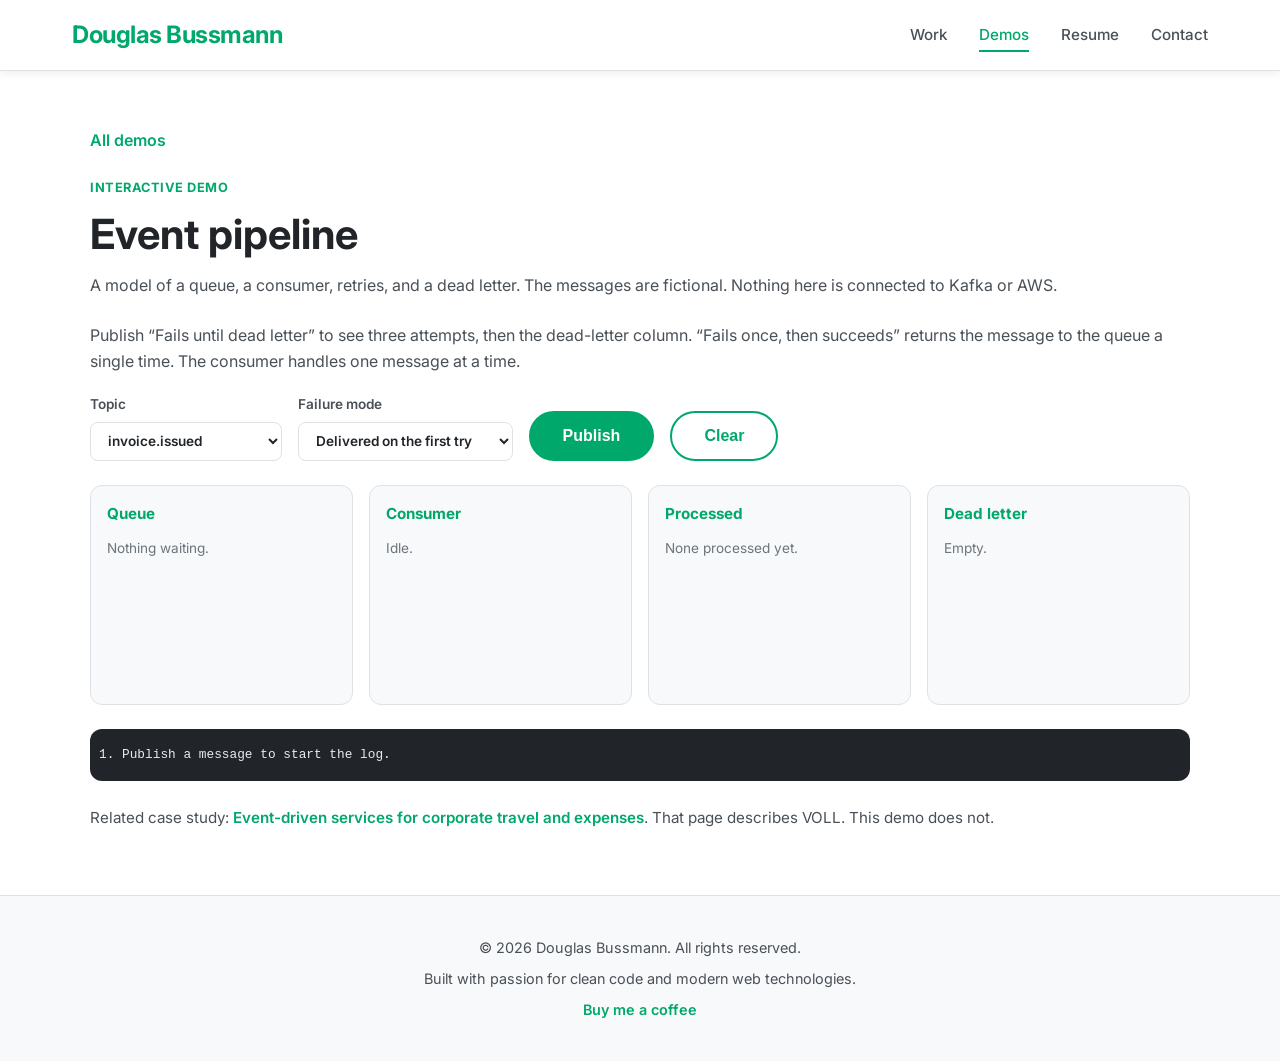
<file: demos/event-pipeline.html>
<!DOCTYPE html>
<html lang="en">
<head>
    <meta charset="UTF-8">
    <meta name="viewport" content="width=device-width, initial-scale=1.0">
    <meta name="description" content="Interactive demo: a fictional queue with retries and a dead letter. A model of Kafka and SQS/SNS behavior.">
    <title>Event pipeline | Douglas Bussmann</title>
    <link rel="stylesheet" href="../styles/main.css">
    <link rel="preconnect" href="https://fonts.googleapis.com">
    <link rel="preconnect" href="https://fonts.gstatic.com" crossorigin>
    <link href="https://fonts.googleapis.com/css2?family=Inter:wght@300;400;500;600;700&display=swap" rel="stylesheet">
</head>
<body data-page="demos">
    <nav class="navbar" id="navbar">
        <div class="nav-container">
            <div class="nav-logo">
                <a href="../index.html">Douglas Bussmann</a>
            </div>
            <button class="nav-toggle" id="navToggle" aria-label="Toggle navigation">
                <span></span>
                <span></span>
                <span></span>
            </button>
            <ul class="nav-menu" id="navMenu">
                <li><a href="../index.html#work" class="nav-link" data-nav="work">Work</a></li>
                <li><a href="../index.html#demos" class="nav-link" data-nav="demos">Demos</a></li>
                <li><a href="../resume.html" class="nav-link" data-nav="resume">Resume</a></li>
                <li><a href="../index.html#contact" class="nav-link" data-nav="contact">Contact</a></li>
            </ul>
        </div>
    </nav>

    <main class="subpage">
        <div class="demo-wrap">
            <p class="back-link"><a href="../index.html#demos">All demos</a></p>
            <p class="case-kicker">Interactive demo</p>
            <h1>Event pipeline</h1>
            <p class="demo-lede">A model of a queue, a consumer, retries, and a dead letter. The messages are fictional. Nothing here is connected to Kafka or AWS.</p>
            <p class="demo-hint">Publish “Fails until dead letter” to see three attempts, then the dead-letter column. “Fails once, then succeeds” returns the message to the queue a single time. The consumer handles one message at a time.</p>

            <form id="pipeline-form" class="demo-form">
                <label for="pipeline-topic">Topic
                    <select id="pipeline-topic">
                        <option value="invoice.issued">invoice.issued</option>
                        <option value="payment.failed">payment.failed</option>
                        <option value="user.invited">user.invited</option>
                    </select>
                </label>
                <label for="pipeline-mode">Failure mode
                    <select id="pipeline-mode">
                        <option value="success">Delivered on the first try</option>
                        <option value="retry">Fails once, then succeeds</option>
                        <option value="dead">Fails until dead letter</option>
                    </select>
                </label>
                <button type="submit" class="btn btn-primary">Publish</button>
                <button type="button" class="btn btn-secondary" id="pipeline-reset">Clear</button>
            </form>

            <div class="pipeline">
                <section class="pipeline-col" aria-labelledby="col-queue">
                    <h2 id="col-queue">Queue</h2>
                    <ul id="pipeline-queue"></ul>
                </section>
                <section class="pipeline-col" aria-labelledby="col-consumer">
                    <h2 id="col-consumer">Consumer</h2>
                    <ul id="pipeline-consumer"></ul>
                </section>
                <section class="pipeline-col" aria-labelledby="col-done">
                    <h2 id="col-done">Processed</h2>
                    <ul id="pipeline-done"></ul>
                </section>
                <section class="pipeline-col" aria-labelledby="col-dead">
                    <h2 id="col-dead">Dead letter</h2>
                    <ul id="pipeline-dead"></ul>
                </section>
            </div>
            <ol class="pipeline-log" id="pipeline-log"></ol>
            <p class="demo-note">Related case study: <a href="../work/event-driven-platform.html">Event-driven services for corporate travel and expenses</a>. That page describes VOLL. This demo does not.</p>
        </div>
    </main>

    <footer class="footer">
        <div class="container">
            <p>&copy; 2026 Douglas Bussmann. All rights reserved.</p>
            <p class="footer-note">Built with passion for clean code and modern web technologies.</p>
            <p><a class="footer-link" href="https://ko-fi.com/douglasbussmann" target="_blank" rel="noopener noreferrer">Buy me a coffee</a></p>
        </div>
    </footer>

    <script src="../scripts/main.js"></script>
    <script src="../scripts/demos/event-pipeline.js"></script>
</body>
</html>
</file>
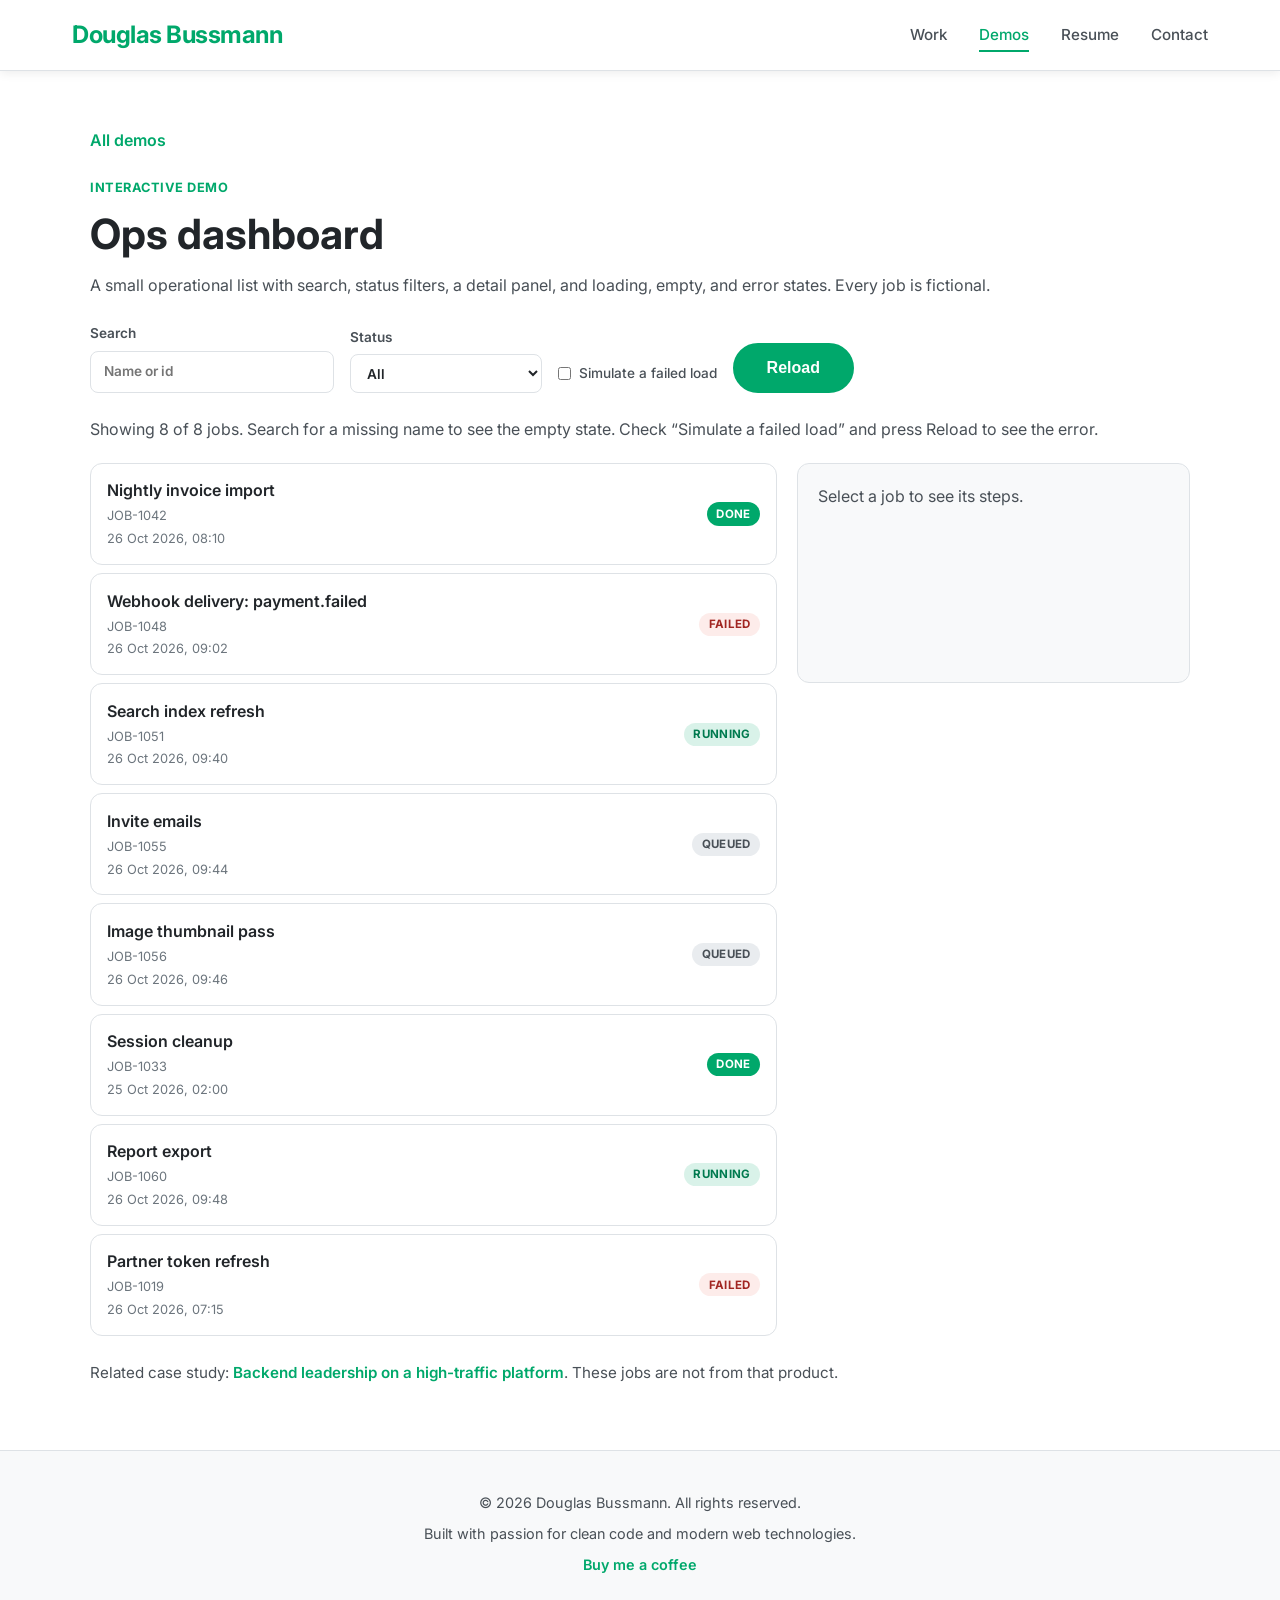
<file: demos/ops-dashboard.html>
<!DOCTYPE html>
<html lang="en">
<head>
    <meta charset="UTF-8">
    <meta name="viewport" content="width=device-width, initial-scale=1.0">
    <meta name="description" content="Interactive demo: a fictional operations list with search, status filters, a detail panel, and loading, empty, and error states.">
    <title>Ops dashboard | Douglas Bussmann</title>
    <link rel="stylesheet" href="../styles/main.css">
    <link rel="preconnect" href="https://fonts.googleapis.com">
    <link rel="preconnect" href="https://fonts.gstatic.com" crossorigin>
    <link href="https://fonts.googleapis.com/css2?family=Inter:wght@300;400;500;600;700&display=swap" rel="stylesheet">
</head>
<body data-page="demos">
    <nav class="navbar" id="navbar">
        <div class="nav-container">
            <div class="nav-logo">
                <a href="../index.html">Douglas Bussmann</a>
            </div>
            <button class="nav-toggle" id="navToggle" aria-label="Toggle navigation">
                <span></span>
                <span></span>
                <span></span>
            </button>
            <ul class="nav-menu" id="navMenu">
                <li><a href="../index.html#work" class="nav-link" data-nav="work">Work</a></li>
                <li><a href="../index.html#demos" class="nav-link" data-nav="demos">Demos</a></li>
                <li><a href="../resume.html" class="nav-link" data-nav="resume">Resume</a></li>
                <li><a href="../index.html#contact" class="nav-link" data-nav="contact">Contact</a></li>
            </ul>
        </div>
    </nav>

    <main class="subpage">
        <div class="demo-wrap">
            <p class="back-link"><a href="../index.html#demos">All demos</a></p>
            <p class="case-kicker">Interactive demo</p>
            <h1>Ops dashboard</h1>
            <p class="demo-lede">A small operational list with search, status filters, a detail panel, and loading, empty, and error states. Every job is fictional.</p>

            <form class="demo-form" id="dashboard-toolbar">
                <label for="job-search">Search
                    <input type="search" id="job-search" placeholder="Name or id" autocomplete="off">
                </label>
                <label for="job-status">Status
                    <select id="job-status">
                        <option value="all">All</option>
                        <option value="queued">Queued</option>
                        <option value="running">Running</option>
                        <option value="failed">Failed</option>
                        <option value="done">Done</option>
                    </select>
                </label>
                <label class="check-label" for="job-fail">
                    <input type="checkbox" id="job-fail">
                    Simulate a failed load
                </label>
                <button type="button" class="btn btn-primary" id="job-reload">Reload</button>
            </form>
            <p class="demo-hint" id="job-summary" aria-live="polite"></p>

            <div class="dashboard">
                <div class="job-list" id="job-list"></div>
                <aside class="detail-panel" id="job-detail" aria-live="polite"></aside>
            </div>
            <p class="demo-note">Related case study: <a href="../work/esports-product.html">Backend leadership on a high-traffic platform</a>. These jobs are not from that product.</p>
        </div>
    </main>

    <footer class="footer">
        <div class="container">
            <p>&copy; 2026 Douglas Bussmann. All rights reserved.</p>
            <p class="footer-note">Built with passion for clean code and modern web technologies.</p>
            <p><a class="footer-link" href="https://ko-fi.com/douglasbussmann" target="_blank" rel="noopener noreferrer">Buy me a coffee</a></p>
        </div>
    </footer>

    <script src="../scripts/main.js"></script>
    <script src="../scripts/demos/ops-dashboard.js"></script>
</body>
</html>
</file>
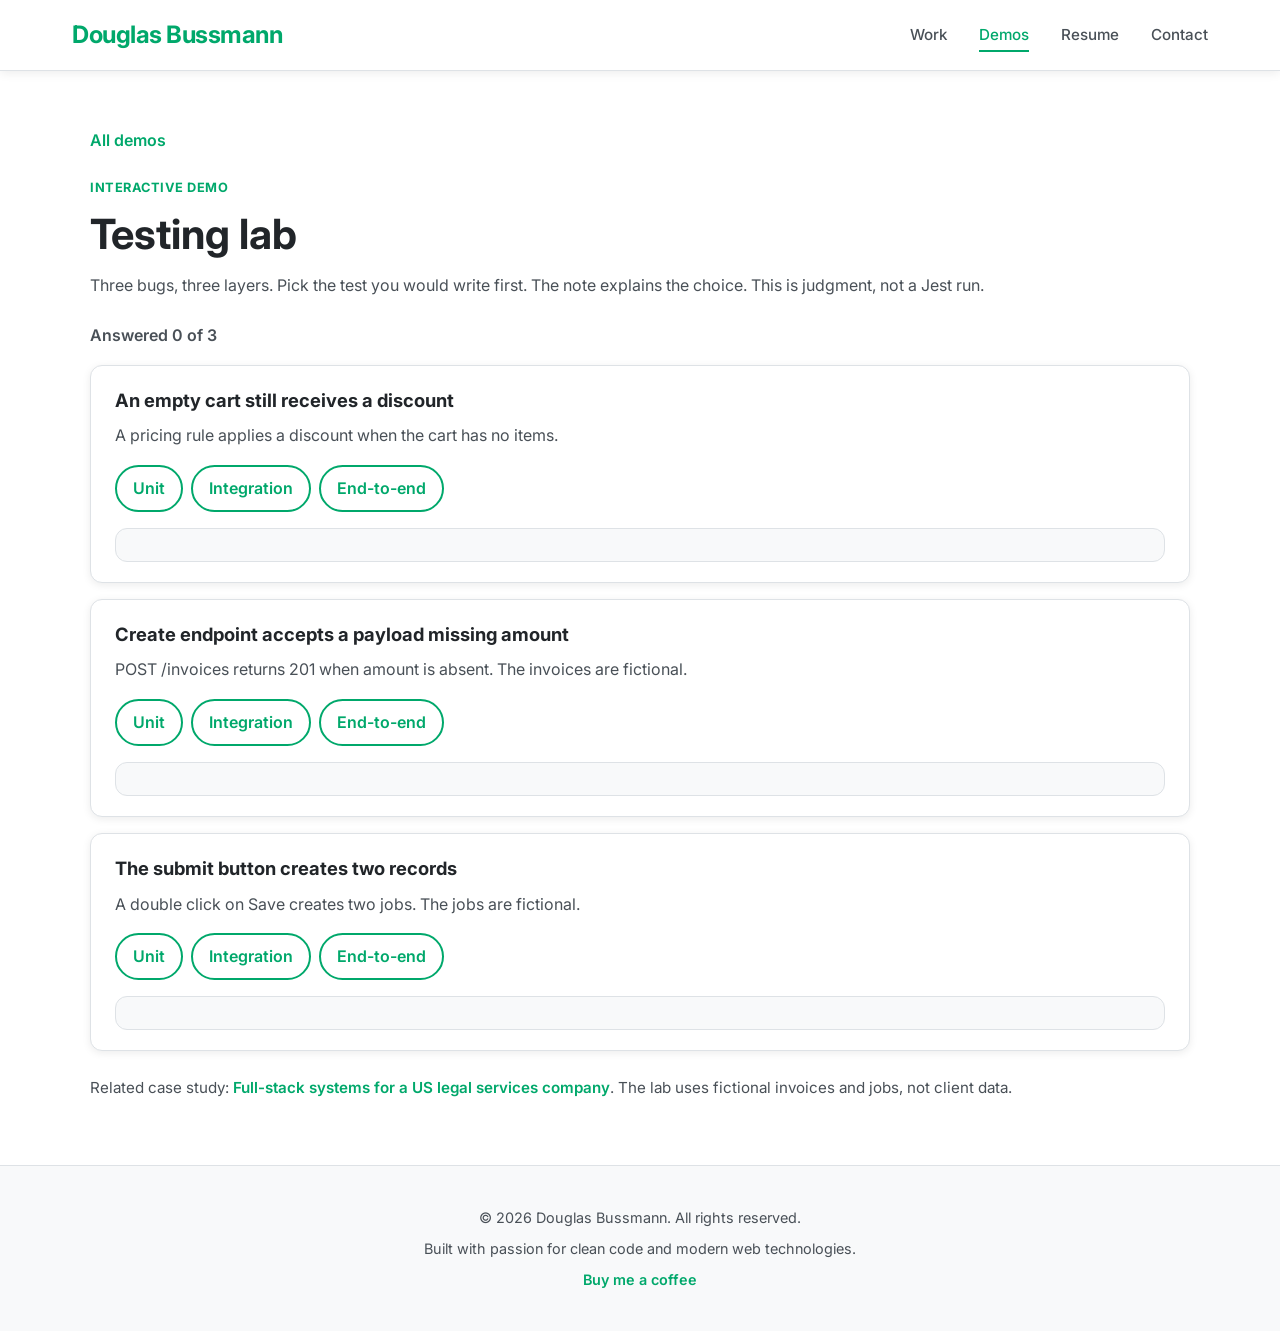
<file: demos/testing-lab.html>
<!DOCTYPE html>
<html lang="en">
<head>
    <meta charset="UTF-8">
    <meta name="viewport" content="width=device-width, initial-scale=1.0">
    <meta name="description" content="Interactive demo: choose unit, integration, or end-to-end for three bugs, and see which layer should catch each one.">
    <title>Testing lab | Douglas Bussmann</title>
    <link rel="stylesheet" href="../styles/main.css">
    <link rel="preconnect" href="https://fonts.googleapis.com">
    <link rel="preconnect" href="https://fonts.gstatic.com" crossorigin>
    <link href="https://fonts.googleapis.com/css2?family=Inter:wght@300;400;500;600;700&display=swap" rel="stylesheet">
</head>
<body data-page="demos">
    <nav class="navbar" id="navbar">
        <div class="nav-container">
            <div class="nav-logo">
                <a href="../index.html">Douglas Bussmann</a>
            </div>
            <button class="nav-toggle" id="navToggle" aria-label="Toggle navigation">
                <span></span>
                <span></span>
                <span></span>
            </button>
            <ul class="nav-menu" id="navMenu">
                <li><a href="../index.html#work" class="nav-link" data-nav="work">Work</a></li>
                <li><a href="../index.html#demos" class="nav-link" data-nav="demos">Demos</a></li>
                <li><a href="../resume.html" class="nav-link" data-nav="resume">Resume</a></li>
                <li><a href="../index.html#contact" class="nav-link" data-nav="contact">Contact</a></li>
            </ul>
        </div>
    </nav>

    <main class="subpage">
        <div class="demo-wrap">
            <p class="back-link"><a href="../index.html#demos">All demos</a></p>
            <p class="case-kicker">Interactive demo</p>
            <h1>Testing lab</h1>
            <p class="demo-lede">Three bugs, three layers. Pick the test you would write first. The note explains the choice. This is judgment, not a Jest run.</p>
            <p class="lab-progress" id="lab-progress">Answered 0 of 3</p>
            <div class="lab-grid" id="lab"></div>
            <p class="demo-note">Related case study: <a href="../work/legal-operations.html">Full-stack systems for a US legal services company</a>. The lab uses fictional invoices and jobs, not client data.</p>
        </div>
    </main>

    <footer class="footer">
        <div class="container">
            <p>&copy; 2026 Douglas Bussmann. All rights reserved.</p>
            <p class="footer-note">Built with passion for clean code and modern web technologies.</p>
            <p><a class="footer-link" href="https://ko-fi.com/douglasbussmann" target="_blank" rel="noopener noreferrer">Buy me a coffee</a></p>
        </div>
    </footer>

    <script src="../scripts/main.js"></script>
    <script src="../scripts/demos/testing-lab.js"></script>
</body>
</html>
</file>
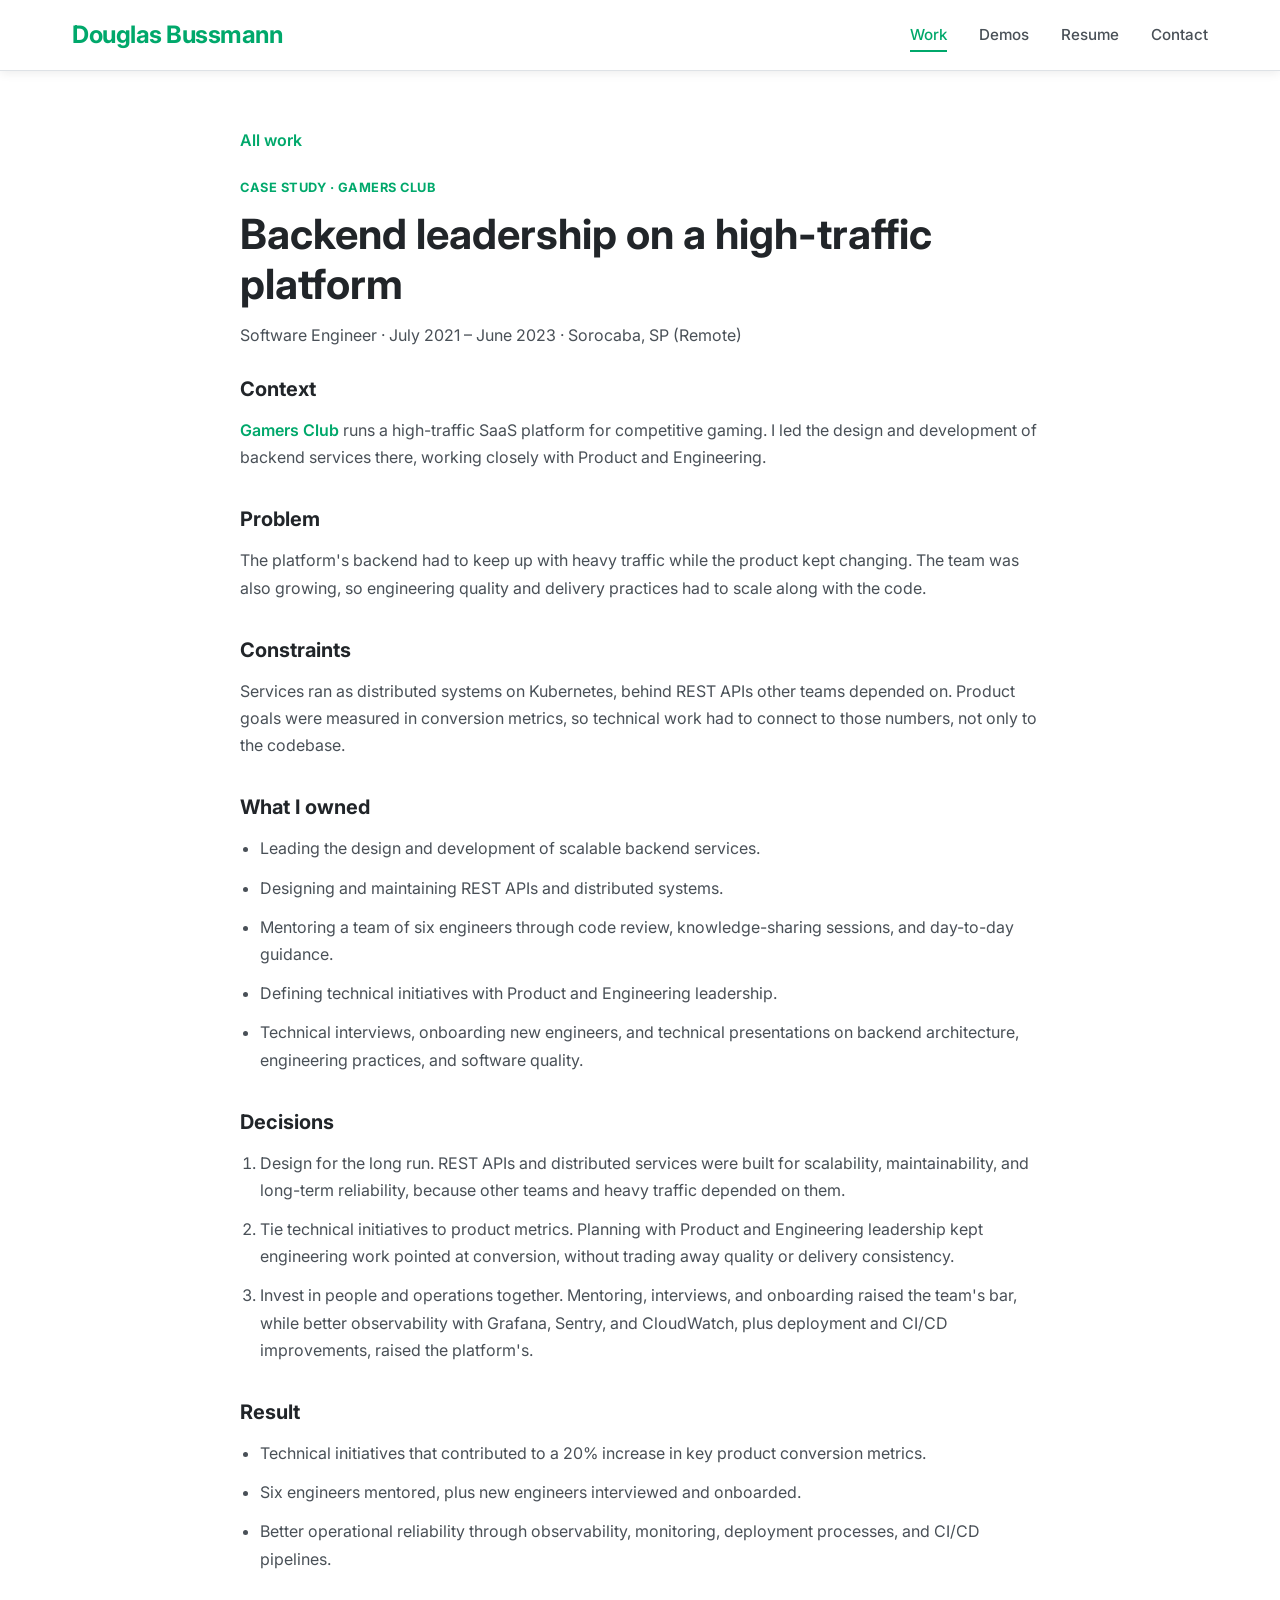
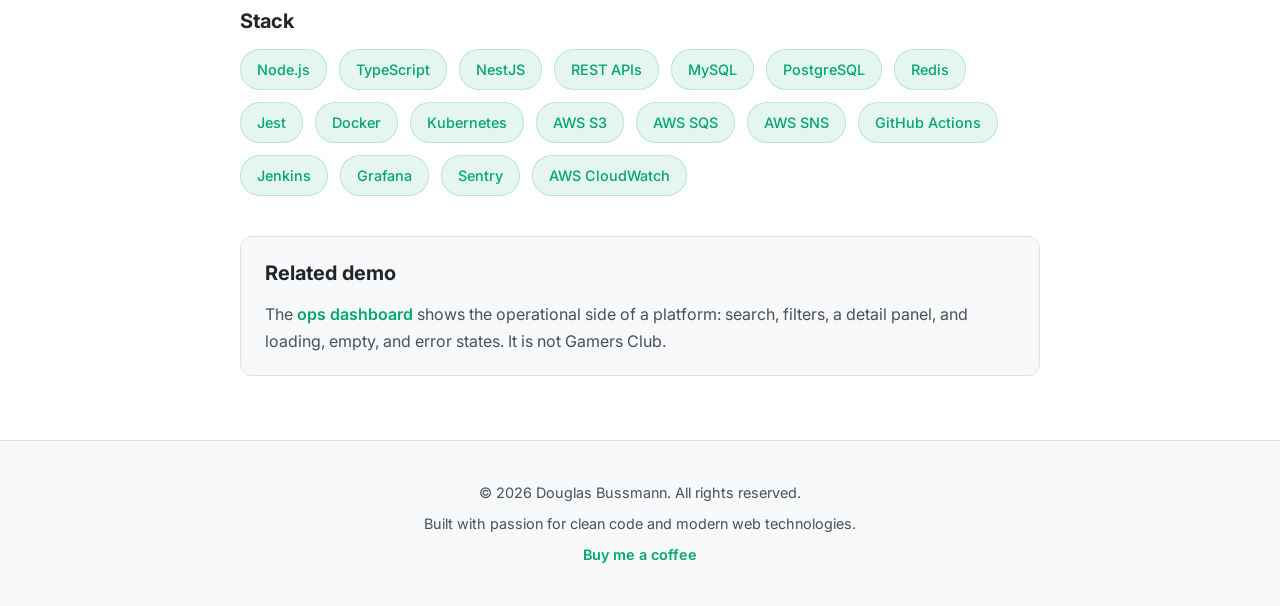
<file: work/esports-product.html>
<!DOCTYPE html>
<html lang="en">
<head>
    <meta charset="UTF-8">
    <meta name="viewport" content="width=device-width, initial-scale=1.0">
    <meta name="description" content="Case study: backend leadership at Gamers Club. Scalable services for a high-traffic SaaS platform, mentoring six engineers, and a 20% lift in key conversion metrics.">
    <title>High-traffic platform | Douglas Bussmann</title>
    <link rel="stylesheet" href="../styles/main.css">
    <link rel="preconnect" href="https://fonts.googleapis.com">
    <link rel="preconnect" href="https://fonts.gstatic.com" crossorigin>
    <link href="https://fonts.googleapis.com/css2?family=Inter:wght@300;400;500;600;700&display=swap" rel="stylesheet">
</head>
<body data-page="work">
    <nav class="navbar" id="navbar">
        <div class="nav-container">
            <div class="nav-logo">
                <a href="../index.html">Douglas Bussmann</a>
            </div>
            <button class="nav-toggle" id="navToggle" aria-label="Toggle navigation">
                <span></span>
                <span></span>
                <span></span>
            </button>
            <ul class="nav-menu" id="navMenu">
                <li><a href="../index.html#work" class="nav-link" data-nav="work">Work</a></li>
                <li><a href="../index.html#demos" class="nav-link" data-nav="demos">Demos</a></li>
                <li><a href="../resume.html" class="nav-link" data-nav="resume">Resume</a></li>
                <li><a href="../index.html#contact" class="nav-link" data-nav="contact">Contact</a></li>
            </ul>
        </div>
    </nav>

    <main class="subpage">
        <article class="case">
            <p class="back-link"><a href="../index.html#work">All work</a></p>
            <p class="case-kicker">Case study · Gamers Club</p>
            <h1>Backend leadership on a high-traffic platform</h1>
            <p class="case-meta">Software Engineer · July 2021 – June 2023 · Sorocaba, SP (Remote)</p>

            <section class="case-section">
                <h2>Context</h2>
                <p>
                    <a href="https://gamersclub.gg/" target="_blank" rel="noopener noreferrer">Gamers Club</a> runs a high-traffic SaaS platform for competitive gaming.
                    I led the design and development of backend services there, working closely with Product and Engineering.
                </p>
            </section>

            <section class="case-section">
                <h2>Problem</h2>
                <p>
                    The platform's backend had to keep up with heavy traffic while the product kept changing.
                    The team was also growing, so engineering quality and delivery practices had to scale along with the code.
                </p>
            </section>

            <section class="case-section">
                <h2>Constraints</h2>
                <p>
                    Services ran as distributed systems on Kubernetes, behind REST APIs other teams depended on.
                    Product goals were measured in conversion metrics, so technical work had to connect to those numbers, not only to the codebase.
                </p>
            </section>

            <section class="case-section">
                <h2>What I owned</h2>
                <ul>
                    <li>Leading the design and development of scalable backend services.</li>
                    <li>Designing and maintaining REST APIs and distributed systems.</li>
                    <li>Mentoring a team of six engineers through code review, knowledge-sharing sessions, and day-to-day guidance.</li>
                    <li>Defining technical initiatives with Product and Engineering leadership.</li>
                    <li>Technical interviews, onboarding new engineers, and technical presentations on backend architecture, engineering practices, and software quality.</li>
                </ul>
            </section>

            <section class="case-section">
                <h2>Decisions</h2>
                <ol>
                    <li>Design for the long run. REST APIs and distributed services were built for scalability, maintainability, and long-term reliability, because other teams and heavy traffic depended on them.</li>
                    <li>Tie technical initiatives to product metrics. Planning with Product and Engineering leadership kept engineering work pointed at conversion, without trading away quality or delivery consistency.</li>
                    <li>Invest in people and operations together. Mentoring, interviews, and onboarding raised the team's bar, while better observability with Grafana, Sentry, and CloudWatch, plus deployment and CI/CD improvements, raised the platform's.</li>
                </ol>
            </section>

            <section class="case-section">
                <h2>Result</h2>
                <ul>
                    <li>Technical initiatives that contributed to a 20% increase in key product conversion metrics.</li>
                    <li>Six engineers mentored, plus new engineers interviewed and onboarded.</li>
                    <li>Better operational reliability through observability, monitoring, deployment processes, and CI/CD pipelines.</li>
                </ul>
            </section>

            <section class="case-section">
                <h2>Stack</h2>
                <div class="skill-tags">
                    <span class="skill-tag">Node.js</span>
                    <span class="skill-tag">TypeScript</span>
                    <span class="skill-tag">NestJS</span>
                    <span class="skill-tag">REST APIs</span>
                    <span class="skill-tag">MySQL</span>
                    <span class="skill-tag">PostgreSQL</span>
                    <span class="skill-tag">Redis</span>
                    <span class="skill-tag">Jest</span>
                    <span class="skill-tag">Docker</span>
                    <span class="skill-tag">Kubernetes</span>
                    <span class="skill-tag">AWS S3</span>
                    <span class="skill-tag">AWS SQS</span>
                    <span class="skill-tag">AWS SNS</span>
                    <span class="skill-tag">GitHub Actions</span>
                    <span class="skill-tag">Jenkins</span>
                    <span class="skill-tag">Grafana</span>
                    <span class="skill-tag">Sentry</span>
                    <span class="skill-tag">AWS CloudWatch</span>
                </div>
            </section>

            <aside class="related">
                <h2>Related demo</h2>
                <p>The <a href="../demos/ops-dashboard.html">ops dashboard</a> shows the operational side of a platform: search, filters, a detail panel, and loading, empty, and error states. It is not Gamers Club.</p>
            </aside>
        </article>
    </main>

    <footer class="footer">
        <div class="container">
            <p>&copy; 2026 Douglas Bussmann. All rights reserved.</p>
            <p class="footer-note">Built with passion for clean code and modern web technologies.</p>
            <p><a class="footer-link" href="https://ko-fi.com/douglasbussmann" target="_blank" rel="noopener noreferrer">Buy me a coffee</a></p>
        </div>
    </footer>

    <script src="../scripts/main.js"></script>
</body>
</html>
</file>
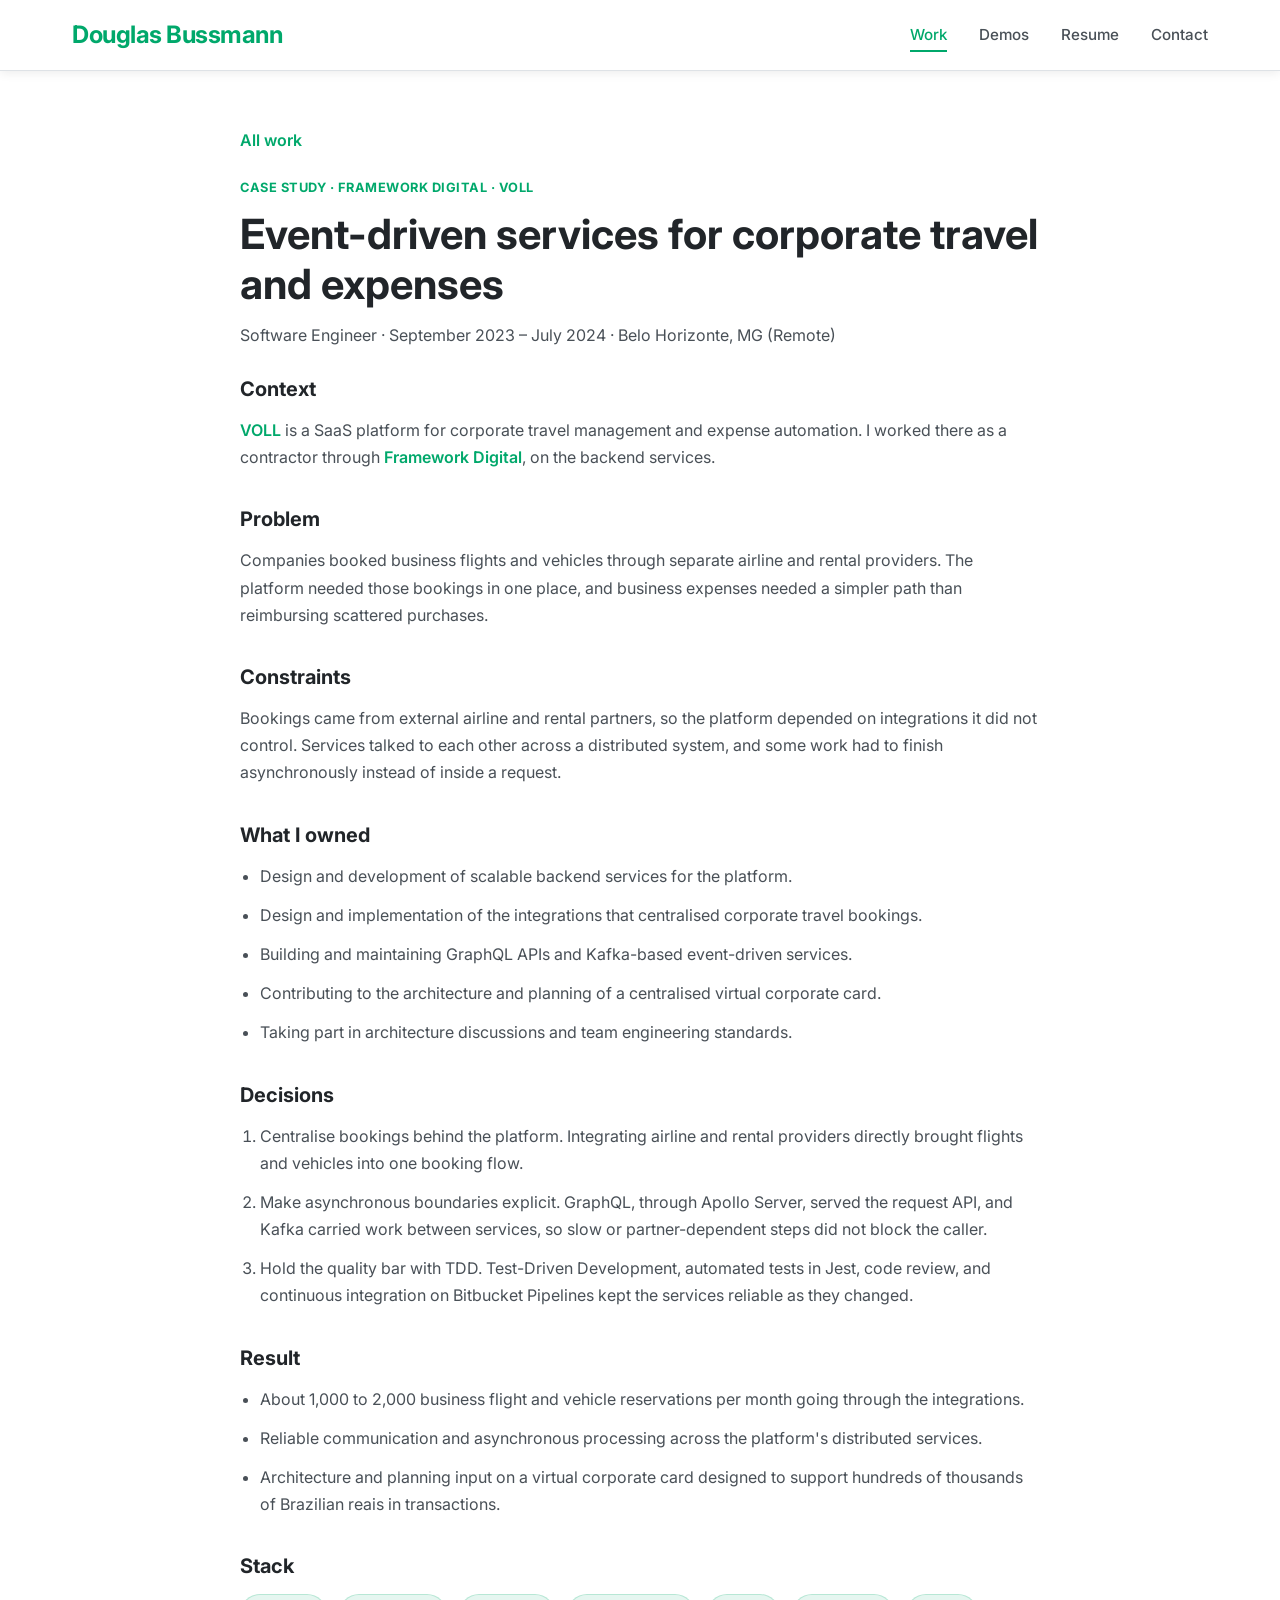
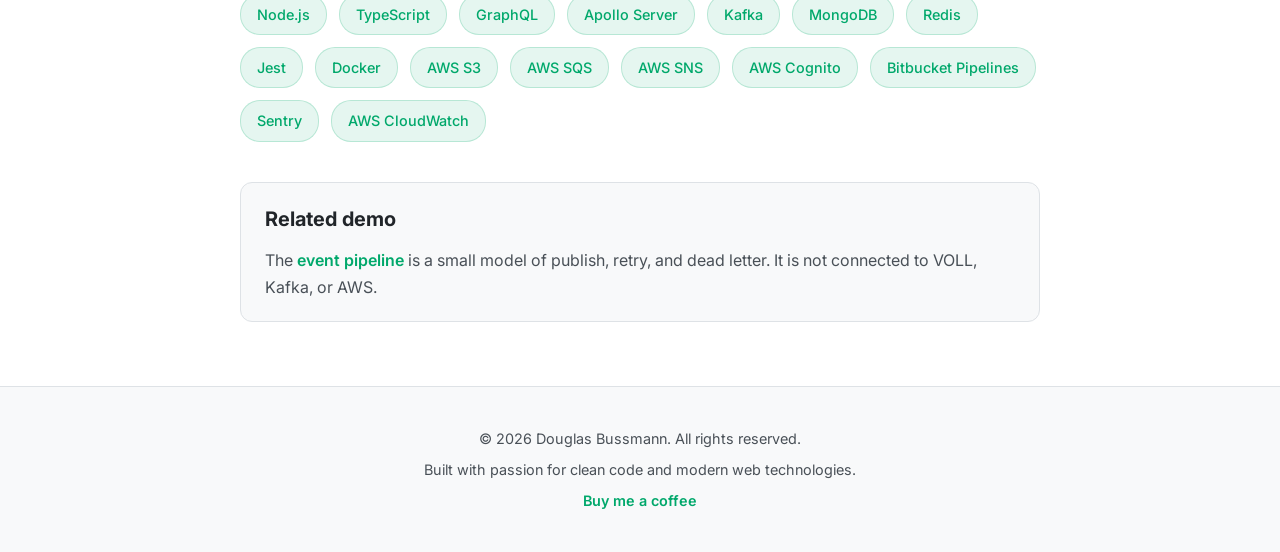
<file: work/event-driven-platform.html>
<!DOCTYPE html>
<html lang="en">
<head>
    <meta charset="UTF-8">
    <meta name="viewport" content="width=device-width, initial-scale=1.0">
    <meta name="description" content="Case study: event-driven backend services for VOLL, a corporate travel and expense SaaS. GraphQL, Kafka, and travel booking integrations.">
    <title>Corporate travel SaaS | Douglas Bussmann</title>
    <link rel="stylesheet" href="../styles/main.css">
    <link rel="preconnect" href="https://fonts.googleapis.com">
    <link rel="preconnect" href="https://fonts.gstatic.com" crossorigin>
    <link href="https://fonts.googleapis.com/css2?family=Inter:wght@300;400;500;600;700&display=swap" rel="stylesheet">
</head>
<body data-page="work">
    <nav class="navbar" id="navbar">
        <div class="nav-container">
            <div class="nav-logo">
                <a href="../index.html">Douglas Bussmann</a>
            </div>
            <button class="nav-toggle" id="navToggle" aria-label="Toggle navigation">
                <span></span>
                <span></span>
                <span></span>
            </button>
            <ul class="nav-menu" id="navMenu">
                <li><a href="../index.html#work" class="nav-link" data-nav="work">Work</a></li>
                <li><a href="../index.html#demos" class="nav-link" data-nav="demos">Demos</a></li>
                <li><a href="../resume.html" class="nav-link" data-nav="resume">Resume</a></li>
                <li><a href="../index.html#contact" class="nav-link" data-nav="contact">Contact</a></li>
            </ul>
        </div>
    </nav>

    <main class="subpage">
        <article class="case">
            <p class="back-link"><a href="../index.html#work">All work</a></p>
            <p class="case-kicker">Case study · Framework Digital · VOLL</p>
            <h1>Event-driven services for corporate travel and expenses</h1>
            <p class="case-meta">Software Engineer · September 2023 – July 2024 · Belo Horizonte, MG (Remote)</p>

            <section class="case-section">
                <h2>Context</h2>
                <p>
                    <a href="https://www.govoll.com/" target="_blank" rel="noopener noreferrer">VOLL</a> is a SaaS platform for corporate travel management and expense automation.
                    I worked there as a contractor through <a href="https://www.frameworkdigital.com.br/" target="_blank" rel="noopener noreferrer">Framework Digital</a>, on the backend services.
                </p>
            </section>

            <section class="case-section">
                <h2>Problem</h2>
                <p>
                    Companies booked business flights and vehicles through separate airline and rental providers.
                    The platform needed those bookings in one place, and business expenses needed a simpler path than reimbursing scattered purchases.
                </p>
            </section>

            <section class="case-section">
                <h2>Constraints</h2>
                <p>
                    Bookings came from external airline and rental partners, so the platform depended on integrations it did not control.
                    Services talked to each other across a distributed system, and some work had to finish asynchronously instead of inside a request.
                </p>
            </section>

            <section class="case-section">
                <h2>What I owned</h2>
                <ul>
                    <li>Design and development of scalable backend services for the platform.</li>
                    <li>Design and implementation of the integrations that centralised corporate travel bookings.</li>
                    <li>Building and maintaining GraphQL APIs and Kafka-based event-driven services.</li>
                    <li>Contributing to the architecture and planning of a centralised virtual corporate card.</li>
                    <li>Taking part in architecture discussions and team engineering standards.</li>
                </ul>
            </section>

            <section class="case-section">
                <h2>Decisions</h2>
                <ol>
                    <li>Centralise bookings behind the platform. Integrating airline and rental providers directly brought flights and vehicles into one booking flow.</li>
                    <li>Make asynchronous boundaries explicit. GraphQL, through Apollo Server, served the request API, and Kafka carried work between services, so slow or partner-dependent steps did not block the caller.</li>
                    <li>Hold the quality bar with TDD. Test-Driven Development, automated tests in Jest, code review, and continuous integration on Bitbucket Pipelines kept the services reliable as they changed.</li>
                </ol>
            </section>

            <section class="case-section">
                <h2>Result</h2>
                <ul>
                    <li>About 1,000 to 2,000 business flight and vehicle reservations per month going through the integrations.</li>
                    <li>Reliable communication and asynchronous processing across the platform's distributed services.</li>
                    <li>Architecture and planning input on a virtual corporate card designed to support hundreds of thousands of Brazilian reais in transactions.</li>
                </ul>
            </section>

            <section class="case-section">
                <h2>Stack</h2>
                <div class="skill-tags">
                    <span class="skill-tag">Node.js</span>
                    <span class="skill-tag">TypeScript</span>
                    <span class="skill-tag">GraphQL</span>
                    <span class="skill-tag">Apollo Server</span>
                    <span class="skill-tag">Kafka</span>
                    <span class="skill-tag">MongoDB</span>
                    <span class="skill-tag">Redis</span>
                    <span class="skill-tag">Jest</span>
                    <span class="skill-tag">Docker</span>
                    <span class="skill-tag">AWS S3</span>
                    <span class="skill-tag">AWS SQS</span>
                    <span class="skill-tag">AWS SNS</span>
                    <span class="skill-tag">AWS Cognito</span>
                    <span class="skill-tag">Bitbucket Pipelines</span>
                    <span class="skill-tag">Sentry</span>
                    <span class="skill-tag">AWS CloudWatch</span>
                </div>
            </section>

            <aside class="related">
                <h2>Related demo</h2>
                <p>The <a href="../demos/event-pipeline.html">event pipeline</a> is a small model of publish, retry, and dead letter. It is not connected to VOLL, Kafka, or AWS.</p>
            </aside>
        </article>
    </main>

    <footer class="footer">
        <div class="container">
            <p>&copy; 2026 Douglas Bussmann. All rights reserved.</p>
            <p class="footer-note">Built with passion for clean code and modern web technologies.</p>
            <p><a class="footer-link" href="https://ko-fi.com/douglasbussmann" target="_blank" rel="noopener noreferrer">Buy me a coffee</a></p>
        </div>
    </footer>

    <script src="../scripts/main.js"></script>
</body>
</html>
</file>
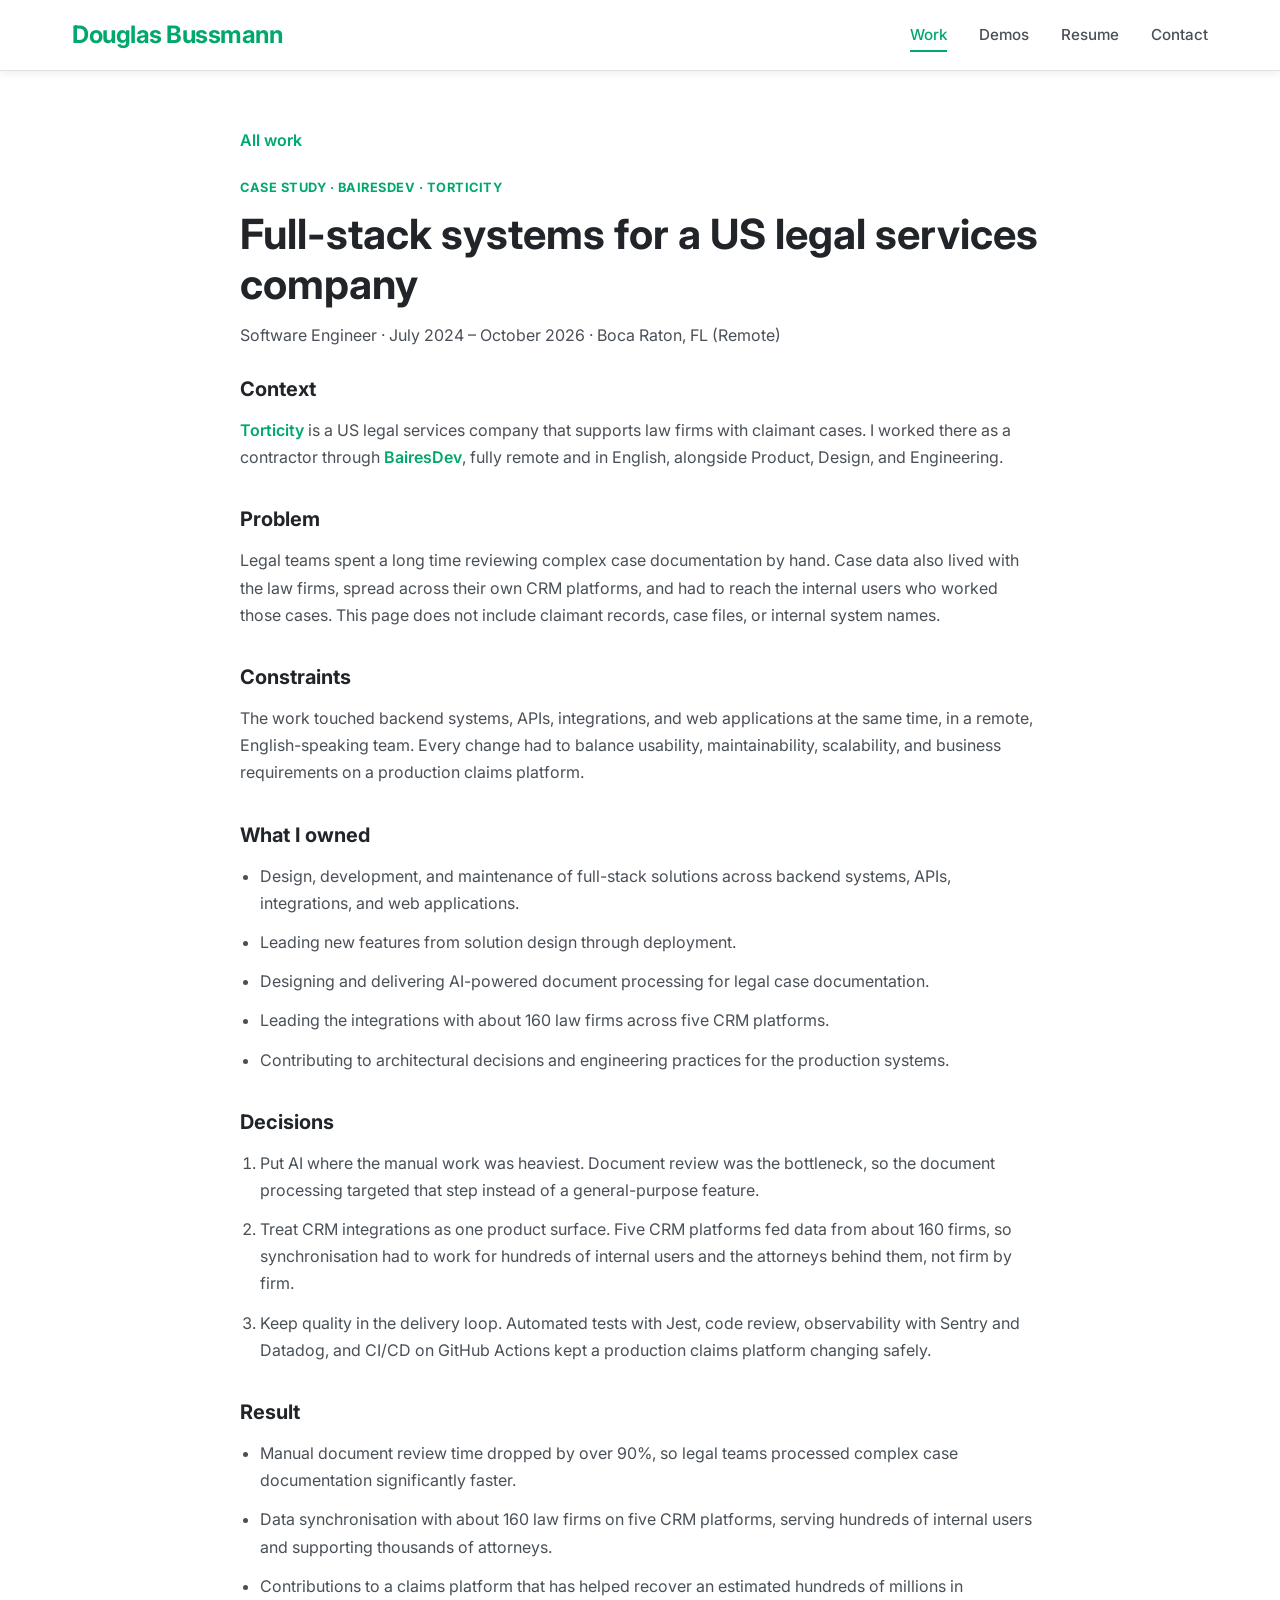
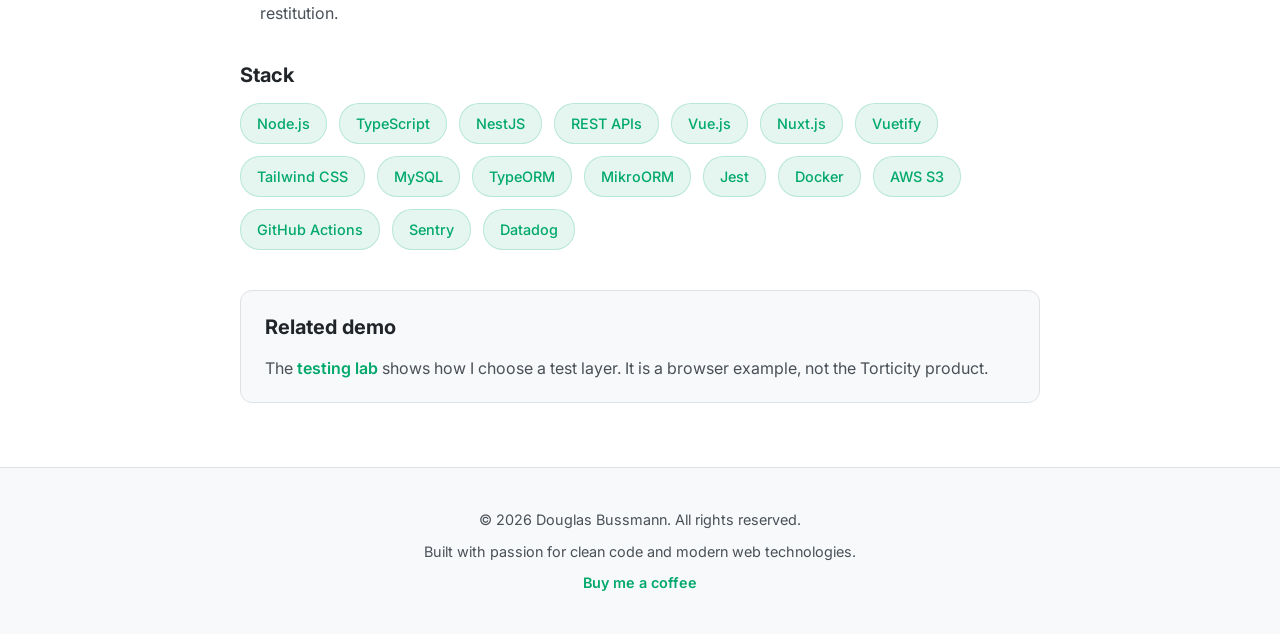
<file: work/legal-operations.html>
<!DOCTYPE html>
<html lang="en">
<head>
    <meta charset="UTF-8">
    <meta name="viewport" content="width=device-width, initial-scale=1.0">
    <meta name="description" content="Case study: full-stack systems for Torticity, a US legal services company, via BairesDev. AI-powered document processing and CRM integrations with about 160 law firms.">
    <title>Legal services platform | Douglas Bussmann</title>
    <link rel="stylesheet" href="../styles/main.css">
    <link rel="preconnect" href="https://fonts.googleapis.com">
    <link rel="preconnect" href="https://fonts.gstatic.com" crossorigin>
    <link href="https://fonts.googleapis.com/css2?family=Inter:wght@300;400;500;600;700&display=swap" rel="stylesheet">
</head>
<body data-page="work">
    <nav class="navbar" id="navbar">
        <div class="nav-container">
            <div class="nav-logo">
                <a href="../index.html">Douglas Bussmann</a>
            </div>
            <button class="nav-toggle" id="navToggle" aria-label="Toggle navigation">
                <span></span>
                <span></span>
                <span></span>
            </button>
            <ul class="nav-menu" id="navMenu">
                <li><a href="../index.html#work" class="nav-link" data-nav="work">Work</a></li>
                <li><a href="../index.html#demos" class="nav-link" data-nav="demos">Demos</a></li>
                <li><a href="../resume.html" class="nav-link" data-nav="resume">Resume</a></li>
                <li><a href="../index.html#contact" class="nav-link" data-nav="contact">Contact</a></li>
            </ul>
        </div>
    </nav>

    <main class="subpage">
        <article class="case">
            <p class="back-link"><a href="../index.html#work">All work</a></p>
            <p class="case-kicker">Case study · BairesDev · Torticity</p>
            <h1>Full-stack systems for a US legal services company</h1>
            <p class="case-meta">Software Engineer · July 2024 – October 2026 · Boca Raton, FL (Remote)</p>

            <section class="case-section">
                <h2>Context</h2>
                <p>
                    <a href="https://www.torticity.com/" target="_blank" rel="noopener noreferrer">Torticity</a> is a US legal services company that supports law firms with claimant cases.
                    I worked there as a contractor through <a href="https://www.bairesdev.com/" target="_blank" rel="noopener noreferrer">BairesDev</a>, fully remote and in English, alongside Product, Design, and Engineering.
                </p>
            </section>

            <section class="case-section">
                <h2>Problem</h2>
                <p>
                    Legal teams spent a long time reviewing complex case documentation by hand.
                    Case data also lived with the law firms, spread across their own CRM platforms, and had to reach the internal users who worked those cases.
                    This page does not include claimant records, case files, or internal system names.
                </p>
            </section>

            <section class="case-section">
                <h2>Constraints</h2>
                <p>
                    The work touched backend systems, APIs, integrations, and web applications at the same time, in a remote, English-speaking team.
                    Every change had to balance usability, maintainability, scalability, and business requirements on a production claims platform.
                </p>
            </section>

            <section class="case-section">
                <h2>What I owned</h2>
                <ul>
                    <li>Design, development, and maintenance of full-stack solutions across backend systems, APIs, integrations, and web applications.</li>
                    <li>Leading new features from solution design through deployment.</li>
                    <li>Designing and delivering AI-powered document processing for legal case documentation.</li>
                    <li>Leading the integrations with about 160 law firms across five CRM platforms.</li>
                    <li>Contributing to architectural decisions and engineering practices for the production systems.</li>
                </ul>
            </section>

            <section class="case-section">
                <h2>Decisions</h2>
                <ol>
                    <li>Put AI where the manual work was heaviest. Document review was the bottleneck, so the document processing targeted that step instead of a general-purpose feature.</li>
                    <li>Treat CRM integrations as one product surface. Five CRM platforms fed data from about 160 firms, so synchronisation had to work for hundreds of internal users and the attorneys behind them, not firm by firm.</li>
                    <li>Keep quality in the delivery loop. Automated tests with Jest, code review, observability with Sentry and Datadog, and CI/CD on GitHub Actions kept a production claims platform changing safely.</li>
                </ol>
            </section>

            <section class="case-section">
                <h2>Result</h2>
                <ul>
                    <li>Manual document review time dropped by over 90%, so legal teams processed complex case documentation significantly faster.</li>
                    <li>Data synchronisation with about 160 law firms on five CRM platforms, serving hundreds of internal users and supporting thousands of attorneys.</li>
                    <li>Contributions to a claims platform that has helped recover an estimated hundreds of millions in restitution.</li>
                </ul>
            </section>

            <section class="case-section">
                <h2>Stack</h2>
                <div class="skill-tags">
                    <span class="skill-tag">Node.js</span>
                    <span class="skill-tag">TypeScript</span>
                    <span class="skill-tag">NestJS</span>
                    <span class="skill-tag">REST APIs</span>
                    <span class="skill-tag">Vue.js</span>
                    <span class="skill-tag">Nuxt.js</span>
                    <span class="skill-tag">Vuetify</span>
                    <span class="skill-tag">Tailwind CSS</span>
                    <span class="skill-tag">MySQL</span>
                    <span class="skill-tag">TypeORM</span>
                    <span class="skill-tag">MikroORM</span>
                    <span class="skill-tag">Jest</span>
                    <span class="skill-tag">Docker</span>
                    <span class="skill-tag">AWS S3</span>
                    <span class="skill-tag">GitHub Actions</span>
                    <span class="skill-tag">Sentry</span>
                    <span class="skill-tag">Datadog</span>
                </div>
            </section>

            <aside class="related">
                <h2>Related demo</h2>
                <p>The <a href="../demos/testing-lab.html">testing lab</a> shows how I choose a test layer. It is a browser example, not the Torticity product.</p>
            </aside>
        </article>
    </main>

    <footer class="footer">
        <div class="container">
            <p>&copy; 2026 Douglas Bussmann. All rights reserved.</p>
            <p class="footer-note">Built with passion for clean code and modern web technologies.</p>
            <p><a class="footer-link" href="https://ko-fi.com/douglasbussmann" target="_blank" rel="noopener noreferrer">Buy me a coffee</a></p>
        </div>
    </footer>

    <script src="../scripts/main.js"></script>
</body>
</html>
</file>
<file: styles/main.css>
/* ============================================
   CSS Variables & Reset
   ============================================ */
:root {
    --primary-green: #00a86b;
    --primary-green-dark: #007a4f;
    --primary-green-light: #00c97a;
    --bg-white: #ffffff;
    --bg-light: #f8f9fa;
    --bg-gray: #e9ecef;
    --bg-dark: #f1f3f5;
    --bg-black: #ffffff;
    --text-dark: #212529;
    --text-white: #ffffff;
    --text-gray: #495057;
    --text-gray-light: #6c757d;
    --border-gray: #dee2e6;
    --shadow-green: rgba(0, 168, 107, 0.15);
    --shadow-light: rgba(0, 0, 0, 0.08);
    
    --font-primary: 'Inter', -apple-system, BlinkMacSystemFont, 'Segoe UI', sans-serif;
    --transition-fast: 0.2s ease;
    --transition-normal: 0.3s ease;
    --transition-slow: 0.5s ease;
}

* {
    margin: 0;
    padding: 0;
    box-sizing: border-box;
}

html {
    scroll-behavior: smooth;
}

body {
    font-family: var(--font-primary);
    background-color: var(--bg-white);
    color: var(--text-dark);
    line-height: 1.6;
    overflow-x: hidden;
}

/* ============================================
   Navigation
   ============================================ */
.navbar {
    position: fixed;
    top: 0;
    width: 100%;
    background-color: rgba(255, 255, 255, 0.98);
    backdrop-filter: blur(10px);
    z-index: 1000;
    padding: 1rem 0;
    border-bottom: 1px solid var(--border-gray);
    transition: var(--transition-normal);
    box-shadow: 0 2px 10px var(--shadow-light);
}

.navbar.scrolled {
    box-shadow: 0 4px 20px var(--shadow-light);
}

.nav-container {
    max-width: 1200px;
    margin: 0 auto;
    padding: 0 2rem;
    display: flex;
    justify-content: space-between;
    align-items: center;
}

.nav-logo a {
    color: var(--primary-green);
    text-decoration: none;
    font-size: 1.5rem;
    font-weight: 700;
    letter-spacing: -0.5px;
    transition: var(--transition-fast);
}

.nav-logo a:hover {
    color: var(--primary-green-dark);
}

.nav-menu {
    display: flex;
    list-style: none;
    gap: 2rem;
    align-items: center;
}

.nav-link {
    color: var(--text-gray);
    text-decoration: none;
    font-weight: 500;
    font-size: 0.95rem;
    transition: var(--transition-fast);
    position: relative;
    padding: 0.5rem 0;
}

.nav-link:hover,
.nav-link.active {
    color: var(--primary-green);
}

.nav-link::after {
    content: '';
    position: absolute;
    bottom: 0;
    left: 0;
    width: 0;
    height: 2px;
    background: var(--primary-green);
    transition: var(--transition-normal);
}

.nav-link:hover::after,
.nav-link.active::after {
    width: 100%;
}

.nav-coffee-btn {
    background: var(--primary-green);
    color: var(--bg-white) !important;
    padding: 0.5rem 1rem !important;
    border-radius: 20px;
    margin-left: 0.5rem;
    font-weight: 600;
}

.nav-coffee-btn::after {
    display: none;
}

.nav-coffee-btn:hover {
    background: var(--primary-green-dark);
    color: var(--bg-white) !important;
    transform: translateY(-2px);
    box-shadow: 0 4px 12px var(--shadow-green);
}

.nav-toggle {
    display: none;
    flex-direction: column;
    background: transparent;
    border: none;
    cursor: pointer;
    padding: 0.5rem;
    gap: 4px;
}

.nav-toggle span {
    width: 25px;
    height: 2px;
    background: var(--primary-green);
    transition: var(--transition-normal);
}

/* ============================================
   Hero Section
   ============================================ */
.hero {
    min-height: 100vh;
    display: flex;
    align-items: center;
    justify-content: center;
    position: relative;
    background: linear-gradient(135deg, var(--bg-white) 0%, var(--bg-light) 100%);
    padding: 8rem 2rem 6rem;
    overflow: hidden;
}

.hero::before {
    content: '';
    position: absolute;
    top: -50%;
    right: -50%;
    width: 200%;
    height: 200%;
    background: radial-gradient(circle, rgba(0, 168, 107, 0.05) 0%, transparent 70%);
    animation: pulse 20s ease-in-out infinite;
}

@keyframes pulse {
    0%, 100% { transform: scale(1); opacity: 0.5; }
    50% { transform: scale(1.1); opacity: 0.8; }
}

.hero-container {
    max-width: 1200px;
    width: 100%;
    position: relative;
    z-index: 1;
}

.hero-content {
    text-align: center;
    animation: fadeInUp 1s ease-out;
}

@keyframes fadeInUp {
    from {
        opacity: 0;
        transform: translateY(30px);
    }
    to {
        opacity: 1;
        transform: translateY(0);
    }
}

.hero-image-wrapper {
    margin-bottom: 2rem;
    display: flex;
    justify-content: center;
}

.hero-image,
.hero-image-placeholder {
    width: 200px;
    height: 200px;
    border-radius: 50%;
    object-fit: cover;
    object-position: center 30%;
    border: 4px solid var(--primary-green);
    box-shadow: 0 10px 30px var(--shadow-green);
    transition: var(--transition-normal);
    display: block;
}

.hero-image:hover,
.hero-image-placeholder:hover {
    transform: scale(1.05);
    box-shadow: 0 15px 40px var(--shadow-green);
}

.hero-image-placeholder {
    background: linear-gradient(135deg, var(--primary-green) 0%, var(--primary-green-light) 100%);
    display: flex;
    align-items: center;
    justify-content: center;
    color: var(--text-white);
    font-size: 4rem;
    font-weight: 700;
}

.placeholder-initials {
    text-shadow: 0 2px 10px rgba(0, 0, 0, 0.2);
}

.hero-name {
    font-size: clamp(2.5rem, 8vw, 5rem);
    font-weight: 700;
    line-height: 1.1;
    margin-bottom: 1rem;
    display: flex;
    flex-direction: column;
    gap: 0.5rem;
}

.name-first,
.name-last {
    background: linear-gradient(135deg, var(--text-dark) 0%, var(--primary-green) 100%);
    -webkit-background-clip: text;
    -webkit-text-fill-color: transparent;
    background-clip: text;
}

.hero-title {
    font-size: clamp(1.5rem, 4vw, 2.5rem);
    color: var(--primary-green);
    font-weight: 600;
    margin-bottom: 2rem;
    letter-spacing: 2px;
}

.hero-details {
    display: flex;
    flex-direction: column;
    gap: 0.75rem;
    margin-bottom: 2.5rem;
    font-size: 1.1rem;
    color: var(--text-gray);
}

.hero-link {
    color: var(--primary-green);
    text-decoration: none;
    transition: var(--transition-fast);
    border-bottom: 1px solid transparent;
}

.hero-link:hover {
    color: var(--primary-green-dark);
    border-bottom-color: var(--primary-green);
}

.hero-location-note {
    font-size: 0.9em;
    color: var(--text-gray-light);
    font-style: italic;
}

.hero-links {
    display: flex;
    gap: 1rem;
    justify-content: center;
    flex-wrap: wrap;
}

.btn {
    padding: 0.875rem 2rem;
    border-radius: 50px;
    text-decoration: none;
    font-weight: 600;
    font-size: 1rem;
    transition: var(--transition-normal);
    display: inline-block;
    border: 2px solid transparent;
    cursor: pointer;
}

.btn-primary {
    background: var(--primary-green);
    color: var(--bg-white);
    border-color: var(--primary-green);
}

.btn-primary:hover {
    background: var(--primary-green-dark);
    transform: translateY(-2px);
    box-shadow: 0 10px 30px var(--shadow-green);
}

.btn-secondary {
    background: transparent;
    color: var(--primary-green);
    border-color: var(--primary-green);
}

.btn-secondary:hover {
    background: var(--primary-green);
    color: var(--bg-white);
    transform: translateY(-2px);
    box-shadow: 0 10px 30px var(--shadow-green);
}

/* ============================================
   Sections
   ============================================ */
.section {
    padding: 6rem 2rem;
    position: relative;
}

.container {
    max-width: 1200px;
    margin: 0 auto;
}

.section-title {
    font-size: clamp(2rem, 5vw, 3rem);
    font-weight: 700;
    margin-bottom: 3rem;
    text-align: center;
    color: var(--primary-green);
    position: relative;
    display: inline-block;
    width: 100%;
}

.section-title::after {
    content: '';
    position: absolute;
    bottom: -10px;
    left: 50%;
    transform: translateX(-50%);
    width: 100px;
    height: 4px;
    background: linear-gradient(90deg, transparent, var(--primary-green), transparent);
    border-radius: 2px;
}

.fade-in {
    opacity: 0;
    transform: translateY(30px);
    transition: opacity 0.6s ease, transform 0.6s ease;
}

.fade-in.visible {
    opacity: 1;
    transform: translateY(0);
}

/* ============================================
   About Section
   ============================================ */
.about {
    background: var(--bg-light);
}

.about-content {
    max-width: 900px;
    margin: 0 auto;
}

.about-text {
    font-size: 1.125rem;
    line-height: 1.8;
    color: var(--text-gray);
    text-align: justify;
}

/* ============================================
   Skills Section
   ============================================ */
.skills {
    background: var(--bg-white);
}

.skills-grid {
    display: grid;
    grid-template-columns: repeat(auto-fit, minmax(300px, 1fr));
    gap: 2rem;
}

.skill-category {
    background: var(--bg-light);
    padding: 2rem;
    border-radius: 12px;
    border: 1px solid var(--border-gray);
    transition: var(--transition-normal);
}

.skill-category:hover {
    border-color: var(--primary-green);
    transform: translateY(-5px);
    box-shadow: 0 10px 30px var(--shadow-green);
}

.skill-category-title {
    font-size: 1.25rem;
    color: var(--primary-green);
    margin-bottom: 1.5rem;
    font-weight: 600;
}

.skill-tags {
    display: flex;
    flex-wrap: wrap;
    gap: 0.75rem;
}

.skill-tag {
    background: rgba(0, 168, 107, 0.1);
    color: var(--primary-green);
    padding: 0.5rem 1rem;
    border-radius: 20px;
    font-size: 0.9rem;
    font-weight: 500;
    border: 1px solid rgba(0, 168, 107, 0.2);
    transition: var(--transition-fast);
}

.skill-tag:hover {
    background: var(--primary-green);
    color: var(--text-white);
    transform: scale(1.05);
    box-shadow: 0 5px 15px var(--shadow-green);
}

/* ============================================
   Experience Section
   ============================================ */
.experience {
    background: var(--bg-light);
}

.timeline {
    position: relative;
    padding-left: 2rem;
}

.timeline::before {
    content: '';
    position: absolute;
    left: 0;
    top: 0;
    bottom: 0;
    width: 2px;
    background: linear-gradient(180deg, var(--primary-green), transparent);
}

.timeline-item {
    position: relative;
    margin-bottom: 3rem;
    padding-left: 3rem;
}

.timeline-marker {
    position: absolute;
    left: -2rem;
    top: 0.5rem;
    width: 16px;
    height: 16px;
    background: var(--primary-green);
    border-radius: 50%;
    border: 3px solid var(--bg-white);
    box-shadow: 0 0 0 4px rgba(0, 168, 107, 0.2);
    transform: translateX(calc(-50% + 1px));
}

.timeline-content {
    background: var(--bg-white);
    padding: 2rem;
    border-radius: 12px;
    border: 1px solid var(--border-gray);
    transition: var(--transition-normal);
    box-shadow: 0 2px 8px var(--shadow-light);
}

.timeline-content:hover {
    border-color: var(--primary-green);
    box-shadow: 0 10px 30px var(--shadow-green);
}

.timeline-header {
    display: flex;
    flex-direction: column;
    gap: 0.5rem;
    margin-bottom: 1rem;
}

.timeline-title {
    font-size: 1.5rem;
    color: var(--primary-green);
    font-weight: 600;
}

.timeline-company {
    font-size: 1.125rem;
    color: var(--text-dark);
    font-weight: 500;
}

.timeline-company-link {
    color: var(--text-dark);
    text-decoration: none;
    transition: var(--transition-fast);
    border-bottom: 1px solid transparent;
}

.timeline-company-link:hover {
    color: var(--primary-green);
    border-bottom-color: var(--primary-green);
}

.timeline-contractor {
    color: var(--text-dark);
    font-weight: 500;
}

.timeline-contractor::before {
    content: '→';
    margin: 0 0.5rem;
    display: inline-block;
}

.timeline-contractor .timeline-company-link {
    color: var(--text-dark);
}

.timeline-contractor .timeline-company-link:hover {
    color: var(--primary-green);
    border-bottom-color: var(--primary-green);
}

.timeline-location {
    font-size: 0.95rem;
    color: var(--text-gray);
}

.timeline-date {
    display: inline-block;
    background: rgba(0, 168, 107, 0.1);
    color: var(--primary-green);
    padding: 0.5rem 1rem;
    border-radius: 20px;
    font-size: 0.9rem;
    font-weight: 600;
    margin-bottom: 1rem;
    border: 1px solid rgba(0, 168, 107, 0.2);
}

.timeline-description {
    color: var(--text-gray);
    margin-bottom: 1.5rem;
    line-height: 1.7;
}

.timeline-highlights {
    color: var(--text-gray);
    margin-bottom: 1.5rem;
    padding-left: 1.25rem;
    line-height: 1.7;
}

.timeline-highlights li + li {
    margin-top: 0.4rem;
}

.timeline-highlights:last-child {
    margin-bottom: 0;
}

.timeline-skills {
    display: flex;
    flex-direction: column;
    gap: 1rem;
    margin-top: 1rem;
}

.timeline-skill-group {
    display: flex;
    flex-direction: column;
    gap: 0.5rem;
}

.timeline-skill-category {
    font-size: 0.75rem;
    font-weight: 600;
    color: var(--text-gray);
    text-transform: uppercase;
    letter-spacing: 0.5px;
    margin-bottom: 0.25rem;
}

.timeline-skill-chips {
    display: flex;
    flex-wrap: wrap;
    gap: 0.5rem;
}

.timeline-skill-chip {
    background: rgba(0, 168, 107, 0.1);
    color: var(--primary-green);
    padding: 0.5rem 1rem;
    border-radius: 20px;
    font-size: 0.85rem;
    font-weight: 500;
    border: 1px solid rgba(0, 168, 107, 0.2);
    transition: var(--transition-fast);
    display: inline-block;
}

.timeline-skill-chip:hover {
    background: var(--primary-green);
    color: var(--text-white);
    transform: scale(1.05);
    box-shadow: 0 5px 15px var(--shadow-green);
}

/* ============================================
   Education Section
   ============================================ */
.education {
    background: var(--bg-white);
}

.education-grid {
    display: grid;
    grid-template-columns: repeat(auto-fit, minmax(450px, 1fr));
    gap: 2rem;
}

.education-card {
    background: var(--bg-light);
    padding: 2.5rem;
    border-radius: 12px;
    border: 1px solid var(--border-gray);
    transition: var(--transition-normal);
    box-shadow: 0 2px 8px var(--shadow-light);
}

.education-card:hover {
    border-color: var(--primary-green);
    transform: translateY(-5px);
    box-shadow: 0 10px 30px var(--shadow-green);
}

.education-header {
    margin-bottom: 1rem;
}

.education-degree {
    font-size: 1.5rem;
    color: var(--primary-green);
    font-weight: 600;
    margin-bottom: 0.5rem;
    line-height: 1.3;
    word-break: break-word;
    hyphens: auto;
}

.education-institution {
    display: block;
    font-size: 1.125rem;
    color: var(--text-dark);
    font-weight: 500;
    margin-bottom: 0.25rem;
}

.education-institution-link {
    color: var(--text-dark);
    text-decoration: none;
    transition: var(--transition-fast);
    border-bottom: 1px solid transparent;
}

.education-institution-link:hover {
    color: var(--primary-green);
    border-bottom-color: var(--primary-green);
}

.education-location {
    display: block;
    font-size: 0.95rem;
    color: var(--text-gray);
}

.education-date {
    display: inline-block;
    background: rgba(0, 168, 107, 0.1);
    color: var(--primary-green);
    padding: 0.5rem 1rem;
    border-radius: 20px;
    font-size: 0.9rem;
    font-weight: 600;
    margin-bottom: 1rem;
    border: 1px solid rgba(0, 168, 107, 0.2);
}

.education-description {
    color: var(--text-gray);
    line-height: 1.7;
}

/* ============================================
   Courses Section
   ============================================ */
.courses {
    background: var(--bg-light);
}

.courses-grid {
    display: grid;
    grid-template-columns: repeat(auto-fit, minmax(250px, 1fr));
    gap: 1.5rem;
}

.course-item {
    background: var(--bg-white);
    padding: 1.5rem;
    border-radius: 12px;
    border: 1px solid var(--border-gray);
    transition: var(--transition-normal);
    box-shadow: 0 2px 8px var(--shadow-light);
}

.course-item:hover {
    border-color: var(--primary-green);
    transform: translateY(-3px);
    box-shadow: 0 5px 20px var(--shadow-green);
}

.course-name {
    font-size: 1.125rem;
    color: var(--primary-green);
    font-weight: 600;
    margin-bottom: 0.5rem;
}

.course-provider {
    display: block;
    color: var(--text-dark);
    font-size: 0.95rem;
    margin-bottom: 0.5rem;
    font-weight: 500;
}

.course-date {
    display: block;
    color: var(--text-gray);
    font-size: 0.875rem;
}

/* ============================================
   Contact Section
   ============================================ */
.contact {
    background: var(--bg-white);
}

.contact-content {
    max-width: 800px;
    margin: 0 auto;
    text-align: center;
}

.contact-text {
    font-size: 1.125rem;
    color: var(--text-gray);
    margin-bottom: 3rem;
    line-height: 1.8;
}

.contact-info {
    display: grid;
    grid-template-columns: repeat(auto-fit, minmax(250px, 1fr));
    gap: 2rem;
}

.contact-item {
    display: flex;
    align-items: flex-start;
    gap: 1rem;
    text-align: left;
    background: var(--bg-light);
    padding: 1.5rem;
    border-radius: 12px;
    border: 1px solid var(--border-gray);
    transition: var(--transition-normal);
    box-shadow: 0 2px 8px var(--shadow-light);
}

.contact-item:hover {
    border-color: var(--primary-green);
    transform: translateY(-3px);
    box-shadow: 0 5px 20px var(--shadow-green);
}

.contact-icon {
    font-size: 1.5rem;
    flex-shrink: 0;
}

.contact-item strong {
    display: block;
    color: var(--primary-green);
    font-weight: 600;
    margin-bottom: 0.5rem;
}

.contact-item p {
    color: var(--text-gray);
    margin: 0;
}

.contact-item a {
    color: var(--primary-green);
    text-decoration: none;
    transition: var(--transition-fast);
}

.contact-item a:hover {
    color: var(--primary-green-light);
    text-decoration: underline;
}

/* ============================================
   Footer
   ============================================ */
.footer {
    background: var(--bg-light);
    padding: 2rem;
    text-align: center;
    border-top: 1px solid var(--border-gray);
}

.footer p {
    color: var(--text-gray);
    margin: 0.5rem 0;
    font-size: 0.9rem;
}

.footer-note {
    color: var(--text-gray);
    font-size: 0.85rem;
}

/* ============================================
   Responsive Design
   ============================================ */
@media (max-width: 768px) {
    .nav-menu {
        position: fixed;
        left: -100%;
        top: 70px;
        flex-direction: column;
        background-color: rgba(255, 255, 255, 0.98);
        width: 100%;
        text-align: center;
        transition: var(--transition-normal);
        box-shadow: 0 10px 27px var(--shadow-light);
        padding: 2rem 0;
        border-top: 1px solid var(--border-gray);
    }

    .nav-menu.active {
        left: 0;
    }

    .nav-coffee-btn {
        margin-left: 0;
        margin-top: 1rem;
        display: inline-block;
    }

    .nav-toggle {
        display: flex;
    }

    .nav-toggle.active span:nth-child(1) {
        transform: rotate(45deg) translate(8px, 8px);
    }

    .nav-toggle.active span:nth-child(2) {
        opacity: 0;
    }

    .nav-toggle.active span:nth-child(3) {
        transform: rotate(-45deg) translate(7px, -7px);
    }

    .hero {
        padding: 6rem 1rem 3rem;
    }

    .hero-image,
    .hero-image-placeholder {
        width: 150px;
        height: 150px;
    }

    .section {
        padding: 4rem 1rem;
    }

    .timeline {
        padding-left: 1.5rem;
    }

    .timeline-item {
        padding-left: 2rem;
    }

    .timeline-marker {
        left: -2rem;
        transform: translateX(calc(-50% + 1px));
    }

    .skills-grid,
    .education-grid {
        grid-template-columns: 1fr;
    }


    .contact-info {
        grid-template-columns: 1fr;
    }

    .hero-links {
        flex-direction: column;
        align-items: stretch;
    }

    .btn {
        width: 100%;
        text-align: center;
    }
}

@media (max-width: 480px) {
    .nav-container {
        padding: 0 1rem;
    }

    .hero-name {
        font-size: 2rem;
    }

    .hero-image,
    .hero-image-placeholder {
        width: 120px;
        height: 120px;
    }

    .section-title {
        font-size: 1.75rem;
    }

    .timeline-content {
        padding: 1.5rem;
    }

    .education-card {
        padding: 1.5rem;
    }
}

/* ============================================
   Print Styles
   ============================================ */
@media print {
    .navbar,
    .footer {
        display: none;
    }

    .section {
        page-break-inside: avoid;
    }
}

/* ============================================
   Portfolio: home, case studies, demos
   ============================================ */
#work,
#demos,
#skills,
#contact,
#profile,
#experience,
#education,
#courses {
    scroll-margin-top: 5.5rem;
}

.hero-lead {
    max-width: 42rem;
    margin: -0.5rem auto 1.75rem;
    font-size: 1.125rem;
    line-height: 1.7;
    color: var(--text-gray);
}

.section-lede {
    max-width: 40rem;
    margin: -1.25rem auto 2.5rem;
    text-align: center;
    color: var(--text-gray);
    line-height: 1.7;
}

.section-lede a,
.footer-link,
.back-link a,
.related a,
.case a,
.demo-note a,
.resume-contact a {
    color: var(--primary-green);
    font-weight: 600;
    text-decoration: none;
}

.section-lede a:hover,
.footer-link:hover,
.back-link a:hover,
.related a:hover,
.case a:hover,
.demo-note a:hover,
.resume-contact a:hover {
    text-decoration: underline;
}

.work {
    background: var(--bg-white);
}

.demos {
    background: var(--bg-light);
}

#skills {
    background: var(--bg-white);
}

.contact-band {
    background: var(--bg-light);
}

.work-grid {
    display: grid;
    grid-template-columns: repeat(auto-fit, minmax(280px, 1fr));
    gap: 1.5rem;
}

.work-card {
    display: flex;
    flex-direction: column;
    gap: 0.85rem;
    min-height: 100%;
    padding: 1.75rem;
    background: var(--bg-light);
    border: 1px solid var(--border-gray);
    border-radius: 12px;
    color: inherit;
    text-decoration: none;
    box-shadow: 0 2px 8px var(--shadow-light);
    transition: var(--transition-normal);
}

.demos .work-card {
    background: var(--bg-white);
}

.work-card:hover {
    border-color: var(--primary-green);
    transform: translateY(-5px);
    box-shadow: 0 10px 30px var(--shadow-green);
}

.work-card h3 {
    margin: 0;
    font-size: 1.35rem;
    line-height: 1.3;
    color: var(--text-dark);
}

.work-card p {
    flex: 1;
    margin: 0;
    color: var(--text-gray);
    line-height: 1.6;
}

.work-card-kind {
    align-self: flex-start;
    padding: 0.25rem 0.75rem;
    border-radius: 20px;
    background: rgba(0, 168, 107, 0.1);
    color: var(--primary-green);
    font-size: 0.75rem;
    font-weight: 700;
    letter-spacing: 0.04em;
    text-transform: uppercase;
}

.work-card-stack {
    display: flex;
    flex-wrap: wrap;
    gap: 0.5rem;
    margin: 0;
    padding: 0;
    list-style: none;
}

.work-card-stack li {
    padding: 0.3rem 0.7rem;
    border: 1px solid rgba(0, 168, 107, 0.2);
    border-radius: 20px;
    background: rgba(0, 168, 107, 0.08);
    color: var(--primary-green-dark);
    font-size: 0.8rem;
    font-weight: 600;
}

.skill-tags-center {
    justify-content: center;
}

.page-hero {
    padding: 8rem 2rem 1rem;
    text-align: center;
}

.page-hero h1 {
    margin-bottom: 0.5rem;
    color: var(--primary-green);
    font-size: clamp(2rem, 5vw, 3rem);
    line-height: 1.15;
}

.page-hero-photo {
    margin-bottom: 1.25rem;
}

.page-hero-photo .hero-image,
.page-hero-photo .hero-image-placeholder {
    width: 140px;
    height: 140px;
}

.page-hero-photo .hero-image-placeholder {
    font-size: 2.75rem;
}

.page-hero .hero-title {
    margin-bottom: 0.5rem;
    font-size: 1.25rem;
    letter-spacing: 0;
}

.resume-contact {
    display: flex;
    flex-wrap: wrap;
    justify-content: center;
    gap: 0.75rem 1.5rem;
    margin-top: 1.25rem;
    padding: 0;
    list-style: none;
}

.page-hero + .section {
    padding-top: 2.5rem;
}

.subpage {
    padding: 8rem 1.5rem 4rem;
}

.case {
    width: min(800px, 100%);
    margin: 0 auto;
}

.demo-wrap {
    width: min(1100px, 100%);
    margin: 0 auto;
}

.back-link {
    margin-bottom: 1.5rem;
}

.case-kicker {
    margin-bottom: 0.75rem;
    color: var(--primary-green);
    font-size: 0.8rem;
    font-weight: 700;
    letter-spacing: 0.04em;
    text-transform: uppercase;
}

.case h1,
.demo-wrap h1 {
    margin-bottom: 0.75rem;
    font-size: clamp(1.8rem, 4vw, 2.6rem);
    line-height: 1.2;
}

.case-meta,
.demo-lede {
    margin-bottom: 1.5rem;
    color: var(--text-gray);
    line-height: 1.7;
}

.case-section + .case-section {
    margin-top: 2rem;
}

.case-section h2,
.related h2 {
    margin-bottom: 0.75rem;
    font-size: 1.25rem;
}

.case-section p,
.case-section li,
.related p,
.demo-note {
    color: var(--text-gray);
    line-height: 1.7;
}

.case-section ul,
.case-section ol {
    display: flex;
    flex-direction: column;
    gap: 0.75rem;
    padding-left: 1.25rem;
}

.related {
    margin-top: 2.5rem;
    padding: 1.25rem 1.5rem;
    border: 1px solid var(--border-gray);
    border-radius: 12px;
    background: var(--bg-light);
}

.demo-hint {
    margin-bottom: 1.25rem;
    color: var(--text-gray);
    line-height: 1.6;
}

.demo-note {
    margin-top: 1.5rem;
    font-size: 0.95rem;
}

.demo-form {
    display: flex;
    flex-wrap: wrap;
    align-items: flex-end;
    gap: 1rem;
    margin-bottom: 1.5rem;
}

.demo-form label {
    display: flex;
    flex-direction: column;
    gap: 0.35rem;
    color: var(--text-gray);
    font-size: 0.85rem;
    font-weight: 600;
}

.demo-form select,
.demo-form input[type="search"],
.demo-form input[type="text"] {
    min-width: 12rem;
    padding: 0.6rem 0.8rem;
    border: 1px solid var(--border-gray);
    border-radius: 8px;
    background: var(--bg-white);
    color: var(--text-dark);
    font: inherit;
}

.check-label {
    flex-direction: row !important;
    align-items: center;
    gap: 0.5rem !important;
    padding-bottom: 0.55rem;
    font-weight: 500 !important;
}

.pipeline {
    display: grid;
    grid-template-columns: repeat(4, minmax(0, 1fr));
    gap: 1rem;
}

.pipeline-col {
    min-height: 220px;
    padding: 1rem;
    border: 1px solid var(--border-gray);
    border-radius: 12px;
    background: var(--bg-light);
}

.pipeline-col h2 {
    margin-bottom: 0.75rem;
    color: var(--primary-green);
    font-size: 0.95rem;
}

.pipeline-col ul {
    display: flex;
    flex-direction: column;
    gap: 0.5rem;
    margin: 0;
    padding: 0;
    list-style: none;
}

.col-empty {
    color: var(--text-gray-light);
    font-size: 0.85rem;
}

.msg {
    padding: 0.75rem;
    border: 1px solid var(--border-gray);
    border-radius: 8px;
    background: var(--bg-white);
    font-size: 0.85rem;
}

.msg strong {
    display: block;
    margin-bottom: 0.2rem;
}

.msg span {
    color: var(--text-gray);
}

.msg-active {
    border-color: var(--primary-green);
    box-shadow: 0 0 0 2px var(--shadow-green);
}

.msg-ok {
    border-color: var(--primary-green);
}

.msg-dead {
    border-color: #e0b4b2;
    background: #fff8f7;
}

.pipeline-log {
    max-height: 220px;
    margin-top: 1.5rem;
    padding: 1rem 1rem 1rem 2rem;
    overflow: auto;
    border-radius: 12px;
    background: #212529;
    color: #e9ecef;
    font-family: ui-monospace, SFMono-Regular, Menlo, Consolas, monospace;
    font-size: 0.8rem;
    line-height: 1.6;
}

.lab-progress {
    margin-bottom: 1rem;
    color: var(--text-gray);
    font-weight: 600;
}

.lab-grid {
    display: grid;
    gap: 1rem;
}

.lab-card {
    padding: 1.25rem 1.5rem;
    border: 1px solid var(--border-gray);
    border-radius: 12px;
    background: var(--bg-white);
    box-shadow: 0 2px 8px var(--shadow-light);
}

.lab-card h2 {
    margin-bottom: 0.5rem;
    font-size: 1.15rem;
}

.lab-card > p {
    color: var(--text-gray);
    line-height: 1.6;
}

.lab-options {
    display: flex;
    flex-wrap: wrap;
    gap: 0.5rem;
    margin-top: 1rem;
}

.choice-btn {
    padding: 0.55rem 1rem;
    border: 2px solid var(--primary-green);
    border-radius: 999px;
    background: transparent;
    color: var(--primary-green);
    font: inherit;
    font-weight: 600;
    cursor: pointer;
    transition: var(--transition-fast);
}

.choice-btn:hover,
.choice-btn.is-selected {
    background: var(--primary-green);
    color: var(--text-white);
}

.lab-result {
    display: flex;
    flex-direction: column;
    gap: 0.75rem;
    margin-top: 1rem;
    padding: 1rem;
    border: 1px solid var(--border-gray);
    border-radius: 12px;
    background: var(--bg-light);
}

.lab-result.is-correct {
    border-color: var(--primary-green);
}

.lab-result.is-wrong {
    border-color: #e0b4b2;
}

.lab-result p {
    margin: 0;
    color: var(--text-gray);
    line-height: 1.6;
}

.lab-verdict {
    color: var(--text-dark) !important;
    font-weight: 600;
}

.lab-sketch {
    margin: 0;
    padding: 1rem;
    overflow: auto;
    border-radius: 8px;
    background: #212529;
    color: #e9ecef;
    font-family: ui-monospace, SFMono-Regular, Menlo, Consolas, monospace;
    font-size: 0.8rem;
    line-height: 1.5;
    white-space: pre-wrap;
}

.dashboard {
    display: grid;
    grid-template-columns: minmax(0, 1.4fr) minmax(260px, 0.8fr);
    gap: 1.25rem;
    align-items: start;
}

.job-list {
    display: flex;
    flex-direction: column;
    gap: 0.5rem;
}

.job-row {
    display: grid;
    grid-template-columns: minmax(0, 1fr) auto;
    gap: 0.2rem 1rem;
    width: 100%;
    padding: 0.9rem 1rem;
    border: 1px solid var(--border-gray);
    border-radius: 12px;
    background: var(--bg-white);
    color: inherit;
    font: inherit;
    text-align: left;
    cursor: pointer;
    transition: var(--transition-fast);
}

.job-row:hover,
.job-row.is-selected {
    border-color: var(--primary-green);
    box-shadow: 0 0 0 2px var(--shadow-green);
}

.job-name {
    font-weight: 600;
    color: var(--text-dark);
}

.job-copy {
    display: flex;
    flex-direction: column;
    gap: 0.15rem;
    min-width: 0;
}

.job-id,
.job-updated {
    color: var(--text-gray-light);
    font-size: 0.8rem;
}

.status {
    align-self: center;
    padding: 0.15rem 0.6rem;
    border-radius: 999px;
    font-size: 0.72rem;
    font-weight: 700;
    letter-spacing: 0.03em;
    text-transform: uppercase;
}

.status-queued {
    background: #e9ecef;
    color: #495057;
}

.status-running {
    background: rgba(0, 168, 107, 0.15);
    color: var(--primary-green-dark);
}

.status-done {
    background: var(--primary-green);
    color: var(--text-white);
}

.status-failed {
    background: #fdecea;
    color: #a12622;
}

.detail-panel {
    position: sticky;
    top: 6rem;
    min-height: 220px;
    padding: 1.25rem;
    border: 1px solid var(--border-gray);
    border-radius: 12px;
    background: var(--bg-light);
}

.detail-panel h2 {
    margin-bottom: 0.35rem;
    font-size: 1.15rem;
}

.detail-panel p,
.detail-panel li {
    color: var(--text-gray);
    line-height: 1.6;
}

.detail-panel ol {
    margin-top: 0.75rem;
    padding-left: 1.25rem;
}

.detail-meta {
    margin-bottom: 0.75rem;
    color: var(--text-gray-light);
    font-size: 0.85rem;
}

.empty-state,
.banner-error {
    padding: 1.25rem;
    border-radius: 12px;
}

.empty-state {
    border: 1px dashed var(--border-gray);
    color: var(--text-gray);
    text-align: center;
}

.banner-error {
    background: #fdecea;
    color: #a12622;
}

.skeleton {
    height: 4.25rem;
    border-radius: 12px;
    background: linear-gradient(90deg, #e9ecef 25%, #f8f9fa 50%, #e9ecef 75%);
    background-size: 200% 100%;
    animation: shimmer 1.2s infinite;
}

@keyframes shimmer {
    from { background-position: 200% 0; }
    to { background-position: -200% 0; }
}

@media (prefers-reduced-motion: reduce) {
    .skeleton {
        animation: none;
    }
}

@media (max-width: 900px) {
    .pipeline {
        grid-template-columns: repeat(2, minmax(0, 1fr));
    }

    .dashboard {
        grid-template-columns: 1fr;
    }

    .detail-panel {
        position: static;
    }
}

@media (max-width: 768px) {
    .page-hero,
    .subpage {
        padding-left: 1rem;
        padding-right: 1rem;
    }

    .demo-form {
        flex-direction: column;
        align-items: stretch;
    }

    .demo-form select,
    .demo-form input[type="search"],
    .demo-form input[type="text"] {
        min-width: 0;
        width: 100%;
    }

    .check-label {
        padding-bottom: 0;
    }
}

@media (max-width: 520px) {
    .pipeline {
        grid-template-columns: 1fr;
    }
}
</file>
